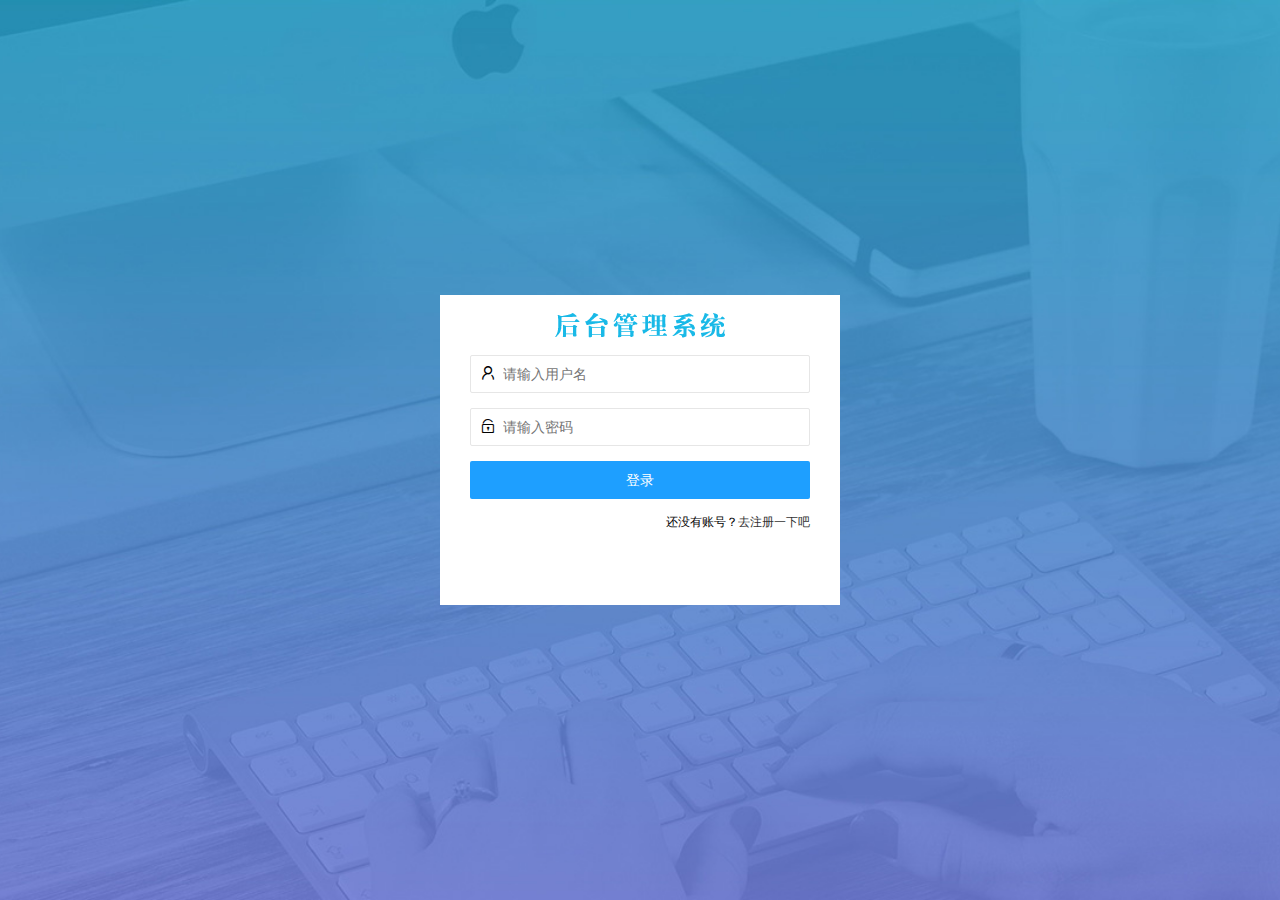
<file: login.html>
<!DOCTYPE html>
<html lang="en">

<head>
    <meta charset="UTF-8">
    <meta http-equiv="X-UA-Compatible" content="IE=edge">
    <meta name="viewport" content="width=device-width, initial-scale=1.0">
    <title>微博平台-登录/注册</title>
    <link rel="stylesheet" href="/assets/lib/layui/css/layui.css">
    <link rel="stylesheet" href="assets/css/login.css" />
</head>

<body>
    <!-- 头部logo的区域 -->
    <div class="layui-main">

    </div>
    <div class="loginAndRegBox">
        <div class="title-box">
        </div>
        <div class="login-box">
            <!-- 登录表单 -->
            <form class="layui-form" id="form_login">
                <!-- 用户名 -->
                <div class="layui-form-item">
                    <i class="layui-icon layui-icon-username"></i>
                    <input type="text" name="username" required lay-verify="required" placeholder="请输入用户名" autocomplete="off" class="layui-input" />
                </div>
                <!-- 密码 -->
                <div class="layui-form-item">
                    <i class="layui-icon layui-icon-password"></i>
                    <input type="password" name="password" required lay-verify="required|pwd" placeholder="请输入密码" autocomplete="off" class="layui-input" />
                </div>
                <!-- 登录按钮 -->
                <div class="layui-form-item">
                    <!-- 注意：表单提交按钮和普通按钮的区别，就是 lay-submit 属性 -->
                    <button class="layui-btn layui-btn-fluid layui-btn-normal" lay-submit>登录</button>
                </div>
                <div class="layui-form-item links">
                    还没有账号？<a href="javascript:;" id="link_reg">去注册一下吧</a>
                </div>
            </form>
            </form>
        </div>
        <!-- 注册的div -->
        <div class="reg-box">
            <!-- 注册的表单 -->
            <form class="layui-form" id="form_reg">
                <!-- 用户名 -->
                <div class="layui-form-item">
                    <i class="layui-icon layui-icon-username"></i>
                    <input type="text" name="username" required lay-verify="required" placeholder="请输入用户名" autocomplete="off" class="layui-input" />
                </div>
                <!-- 密码 -->
                <div class="layui-form-item">
                    <i class="layui-icon layui-icon-password"></i>
                    <input type="password" name="password" required lay-verify="required|pwd" placeholder="请输入密码" autocomplete="off" class="layui-input" />
                </div>
                <!-- 密码确认框 -->
                <div class="layui-form-item">
                    <i class="layui-icon layui-icon-password"></i>
                    <input type="password" name="repassword" required lay-verify="required|pwd|repwd" placeholder="再次确认密码" autocomplete="off" class="layui-input" />
                </div>
                <!-- 注册按钮 -->
                <div class="layui-form-item">
                    <!-- 注意：表单提交按钮和普通按钮的区别，就是 lay-submit 属性 -->
                    <button class="layui-btn layui-btn-fluid layui-btn-normal" lay-submit>注册</button>
                </div>
                <div class="layui-form-item links">
                    <a href="javascript:;" id="link_login">去登录</a>
                </div>
            </form>
        </div>
    </div>

    <!-- 引入script文件 -->
    <script src="/assets/lib/layui/layui.all.js"></script>
    <script src="/assets/lib/jquery.js"></script>
    <script src="/assets/js/baseAPI.js"></script>
    <script src="/assets/js/login.js"></script>
</body>

</html>
</file>
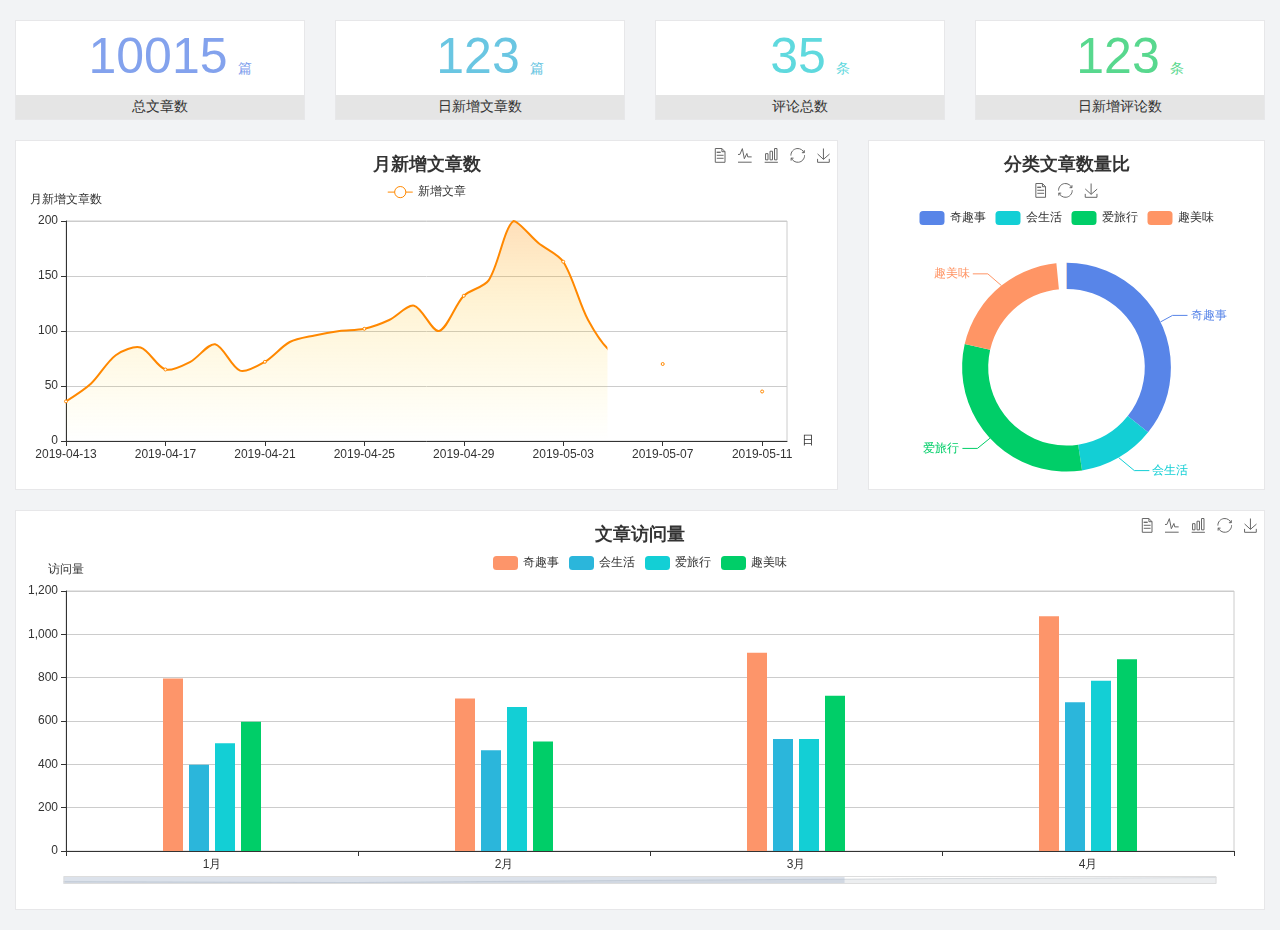
<file: home/dashboard.html>
<!DOCTYPE html>
<html lang="en">

<head>
  <meta charset="UTF-8">
  <meta name="viewport" content="width=device-width, initial-scale=1.0">
  <meta http-equiv="X-UA-Compatible" content="ie=edge">
  <title>图表统计</title>
  <link rel="stylesheet" href="../../assets/lib/bootstrap.css" />
  <link rel="stylesheet" href="../../assets/lib/main.css" />
  <script src="../../assets/lib/jquery.js"></script>
  <script type="text/javascript" src="../../assets/lib/echarts.min.js"></script>
</head>

<body>
  <div class="container-fluid">
    <div class="row spannel_list">
      <div class="col-sm-3 col-xs-6">
        <div class="spannel">
          <em>10015</em><span>篇</span>
          <b>总文章数</b>
        </div>
      </div>
      <div class="col-sm-3 col-xs-6">
        <div class="spannel scolor01">
          <em>123</em><span>篇</span>
          <b>日新增文章数</b>
        </div>
      </div>
      <div class="col-sm-3 col-xs-6">
        <div class="spannel scolor02">
          <em>35</em><span>条</span>
          <b>评论总数</b>
        </div>
      </div>
      <div class="col-sm-3 col-xs-6">
        <div class="spannel scolor03">
          <em>123</em><span>条</span>
          <b>日新增评论数</b>
        </div>
      </div>
    </div>
  </div>

  <div class="container-fluid">
    <div class="row curve-pie">
      <div class="col-lg-8 col-md-8">
        <div class="gragh_pannel" id="curve_show"></div>
      </div>
      <div class="col-lg-4 col-md-4">
        <div class="gragh_pannel" id="pie_show"></div>
      </div>
    </div>
  </div>

  <div class="container-fluid">
    <div class="column_pannel" id="column_show"></div>
  </div>

  <script>
    var oChart = echarts.init(document.getElementById('curve_show'));
    var aList_all = [
      { 'count': 36, 'date': '2019-04-13' },
      { 'count': 52, 'date': '2019-04-14' },
      { 'count': 78, 'date': '2019-04-15' },
      { 'count': 85, 'date': '2019-04-16' },
      { 'count': 65, 'date': '2019-04-17' },
      { 'count': 72, 'date': '2019-04-18' },
      { 'count': 88, 'date': '2019-04-19' },
      { 'count': 64, 'date': '2019-04-20' },
      { 'count': 72, 'date': '2019-04-21' },
      { 'count': 90, 'date': '2019-04-22' },
      { 'count': 96, 'date': '2019-04-23' },
      { 'count': 100, 'date': '2019-04-24' },
      { 'count': 102, 'date': '2019-04-25' },
      { 'count': 110, 'date': '2019-04-26' },
      { 'count': 123, 'date': '2019-04-27' },
      { 'count': 100, 'date': '2019-04-28' },
      { 'count': 132, 'date': '2019-04-29' },
      { 'count': 146, 'date': '2019-04-30' },
      { 'count': 200, 'date': '2019-05-01' },
      { 'count': 180, 'date': '2019-05-02' },
      { 'count': 163, 'date': '2019-05-03' },
      { 'count': 110, 'date': '2019-05-04' },
      { 'count': 80, 'date': '2019-05-05' },
      { 'count': 82, 'date': '2019-05-06' },
      { 'count': 70, 'date': '2019-05-07' },
      { 'count': 65, 'date': '2019-05-08' },
      { 'count': 54, 'date': '2019-05-09' },
      { 'count': 40, 'date': '2019-05-10' },
      { 'count': 45, 'date': '2019-05-11' },
      { 'count': 38, 'date': '2019-05-12' },
    ];

    let aCount = [];
    let aDate = [];

    for (var i = 0; i < aList_all.length; i++) {
      aCount.push(aList_all[i].count);
      aDate.push(aList_all[i].date);
    }

    var chartopt = {
      title: {
        text: '月新增文章数',
        left: 'center',
        top: '10'
      },
      tooltip: {
        trigger: 'axis'
      },
      legend: {
        data: ['新增文章'],
        top: '40'
      },
      toolbox: {
        show: true,
        feature: {
          mark: { show: true },
          dataView: { show: true, readOnly: false },
          magicType: { show: true, type: ['line', 'bar'] },
          restore: { show: true },
          saveAsImage: { show: true }
        }
      },
      calculable: true,
      xAxis: [
        {
          name: '日',
          type: 'category',
          boundaryGap: false,
          data: aDate
        }
      ],
      yAxis: [
        {
          name: '月新增文章数',
          type: 'value'
        }
      ],
      series: [
        {
          name: '新增文章',
          type: 'line',
          smooth: true,
          itemStyle: { normal: { areaStyle: { type: 'default' }, color: '#f80' }, lineStyle: { color: '#f80' } },
          data: aCount
        }],
      areaStyle: {
        normal: {
          color: new echarts.graphic.LinearGradient(0, 0, 0, 1, [{
            offset: 0,
            color: 'rgba(255,136,0,0.39)'
          }, {
            offset: .34,
            color: 'rgba(255,180,0,0.25)'
          }, {
            offset: 1,
            color: 'rgba(255,222,0,0.00)'
          }])

        }
      },
      grid: {
        show: true,
        x: 50,
        x2: 50,
        y: 80,
        height: 220
      }
    };

    oChart.setOption(chartopt);


    var oPie = echarts.init(document.getElementById('pie_show'));
    var oPieopt =
    {
      title: {
        top: 10,
        text: '分类文章数量比',
        x: 'center'
      },
      tooltip: {
        trigger: 'item',
        formatter: "{a} <br/>{b} : {c} ({d}%)"
      },
      color: ['#5885e8', '#13cfd5', '#00ce68', '#ff9565'],
      legend: {
        x: 'center',
        top: 65,
        data: ['奇趣事', '会生活', '爱旅行', '趣美味']
      },
      toolbox: {
        show: true,
        x: 'center',
        top: 35,
        feature: {
          mark: { show: true },
          dataView: { show: true, readOnly: false },
          magicType: {
            show: true,
            type: ['pie', 'funnel'],
            option: {
              funnel: {
                x: '25%',
                width: '50%',
                funnelAlign: 'left',
                max: 1548
              }
            }
          },
          restore: { show: true },
          saveAsImage: { show: true }
        }
      },
      calculable: true,
      series: [
        {
          name: '访问来源',
          type: 'pie',
          radius: ['45%', '60%'],
          center: ['50%', '65%'],
          data: [
            { value: 300, name: '奇趣事' },
            { value: 100, name: '会生活' },
            { value: 260, name: '爱旅行' },
            { value: 180, name: '趣美味' }
          ]
        }
      ]
    };
    oPie.setOption(oPieopt);



    var oColumn = this.echarts.init(document.getElementById('column_show'));
    var oColumnopt =
    {
      title: {
        text: '文章访问量',
        left: 'center',
        top: '10'
      },
      tooltip: {
        trigger: 'axis'
      },
      legend: {
        data: ['奇趣事', '会生活', '爱旅行', '趣美味'],
        top: '40'
      },
      toolbox: {
        show: true,
        feature: {
          mark: { show: true },
          dataView: { show: true, readOnly: false },
          magicType: { show: true, type: ['line', 'bar'] },
          restore: { show: true },
          saveAsImage: { show: true }
        }
      },
      calculable: true,
      xAxis: [
        {
          type: 'category',
          data: ['1月', '2月', '3月', '4月', '5月']
        }
      ],
      yAxis: [
        {
          name: '访问量',
          type: 'value'
        }
      ],
      series: [
        {
          name: '奇趣事',
          type: 'bar',
          barWidth: 20,
          itemStyle: {
            normal: { areaStyle: { type: 'default' }, color: '#fd956a' }
          },
          data: [800, 708, 920, 1090, 1200]
        },
        {
          name: '会生活',
          type: 'bar',
          barWidth: 20,
          itemStyle: {
            normal: { areaStyle: { type: 'default' }, color: '#2bb6db' }
          },
          data: [400, 468, 520, 690, 800]
        },
        {
          name: '爱旅行',
          type: 'bar',
          barWidth: 20,
          itemStyle: {
            normal: { areaStyle: { type: 'default' }, color: '#13cfd5' }
          },
          data: [500, 668, 520, 790, 900]
        },
        {
          name: '趣美味',
          type: 'bar',
          barWidth: 20,
          itemStyle: {
            normal: { areaStyle: { type: 'default' }, color: '#00ce68' }
          },
          data: [600, 508, 720, 890, 1000]
        }
      ],
      grid: {
        show: true,
        x: 50,
        x2: 30,
        y: 80,
        height: 260
      },
      dataZoom: [//给x轴设置滚动条
        {
          start: 0,//默认为0
          end: 100 - 1000 / 31,//默认为100
          type: 'slider',
          show: true,
          xAxisIndex: [0],
          handleSize: 0,//滑动条的 左右2个滑动条的大小
          height: 8,//组件高度
          left: 45, //左边的距离
          right: 50,//右边的距离
          bottom: 26,//右边的距离
          handleColor: '#ddd',//h滑动图标的颜色
          handleStyle: {
            borderColor: "#cacaca",
            borderWidth: "1",
            shadowBlur: 2,
            background: "#ddd",
            shadowColor: "#ddd",
          }
        }]
    };
    oColumn.setOption(oColumnopt);
  </script>
</body>

</html>
</file>
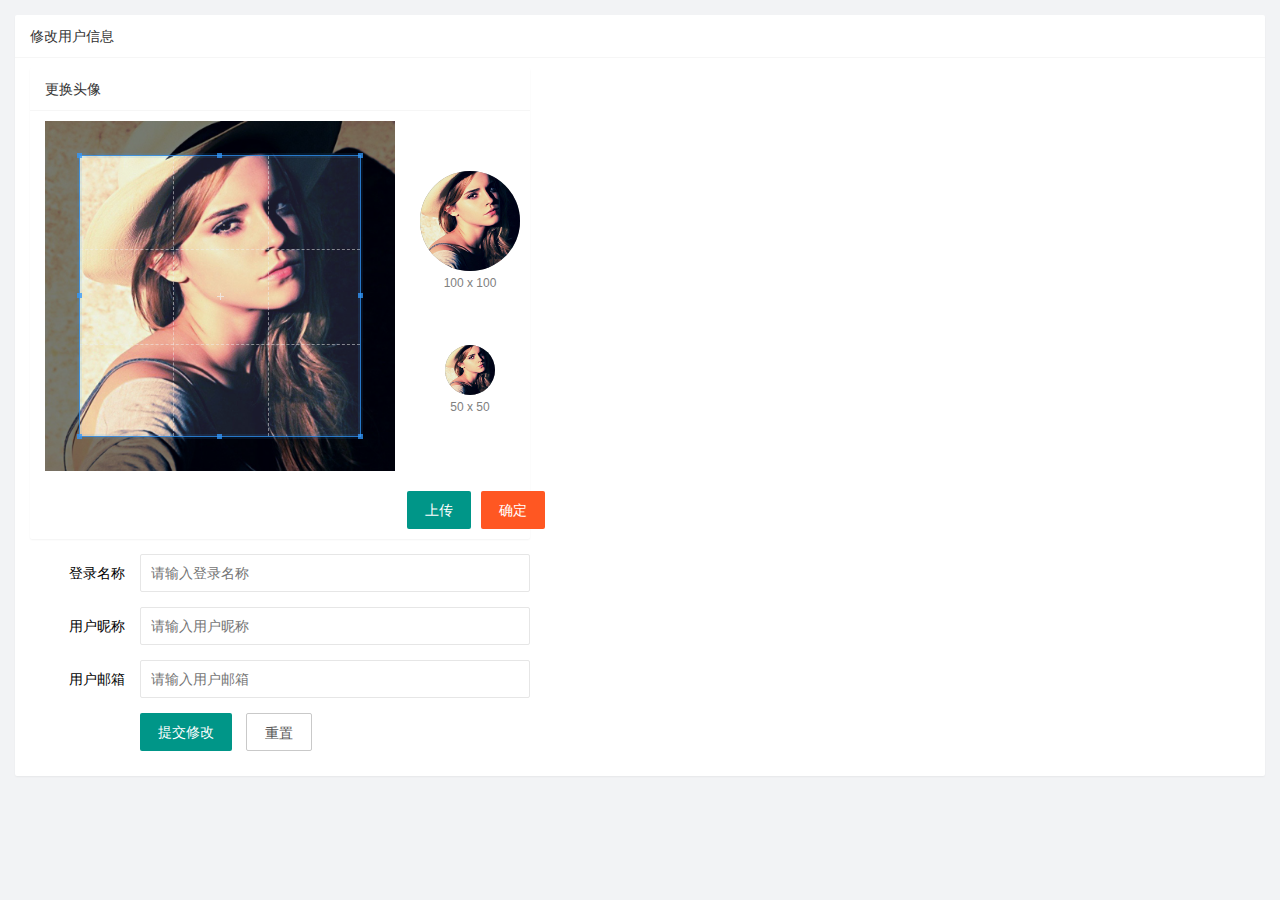
<file: user/user_info.html>
<!DOCTYPE html>
<html lang="en">

<head>
    <meta charset="UTF-8">
    <meta http-equiv="X-UA-Compatible" content="IE=edge">
    <meta name="viewport" content="width=device-width, initial-scale=1.0">
    <title>Document</title>
    <link rel="stylesheet" href="../assets/lib/layui/css/layui.css" />
    <link rel="stylesheet" href="../assets/lib/cropper/cropper.css" />
    <link rel="stylesheet" href="../assets/css/user/user_info.css" />
</head>

<body>
    <!-- 卡片区域 -->
    <div class="layui-card">
        <div class="layui-card-header">修改用户信息</div>
        <div class="layui-card-body">
            <!-- form 表单区域 -->
            <form class="layui-form" lay-filter="formUserInfo">
                <!-- 这是隐藏域 -->
                <input type="hidden" name="id" value="" />
                <div class="layui-form-item">
                    <div class="layui-card">
                        <div class="layui-card-header">更换头像</div>
                        <div class="layui-card-body">
                            <!-- 第一行的图片裁剪和预览区域 -->
                            <div class="row1">
                                <!-- 图片裁剪区域 -->
                                <div class="cropper-box">
                                    <!-- 这个 img 标签很重要，将来会把它初始化为裁剪区域 -->
                                    <img id="image" src="/assets/images/sample.jpg" />
                                </div>
                                <!-- 图片的预览区域 -->
                                <div class="preview-box">
                                    <div>
                                        <!-- 宽高为 100px 的预览区域 -->
                                        <div class="img-preview w100"></div>
                                        <p class="size">100 x 100</p>
                                    </div>
                                    <div>
                                        <!-- 宽高为 50px 的预览区域 -->
                                        <div class="img-preview w50"></div>
                                        <p class="size">50 x 50</p>
                                    </div>
                                </div>
                            </div>

                            <!-- 第二行的按钮区域 -->
                            <div class="row2">
                                <!-- 通过 accept 属性，可以指定，允许用户选择什么类型的文件 -->
                                <input type="file" id="file" accept="image/png,image/jpeg" />
                                <button type="button" class="layui-btn" id="btnChooseImage">上传</button>
                                <button type="button" class="layui-btn layui-btn-danger" id="btnUpload">确定</button>
                            </div>
                        </div>
                    </div>
                </div>
                <div class="layui-form-item">
                    <label class="layui-form-label">登录名称</label>
                    <div class="layui-input-block">
                        <input type="text" name="username" required lay-verify="required" placeholder="请输入登录名称" autocomplete="off" class="layui-input" readonly />
                    </div>
                </div>
                <div class="layui-form-item">
                    <label class="layui-form-label">用户昵称</label>
                    <div class="layui-input-block">
                        <input type="text" name="nickname" required lay-verify="required|nickname" placeholder="请输入用户昵称" autocomplete="off" class="layui-input" />
                    </div>
                </div>
                <div class="layui-form-item">
                    <label class="layui-form-label">用户邮箱</label>
                    <div class="layui-input-block">
                        <input type="text" name="email" required lay-verify="required|email" placeholder="请输入用户邮箱" autocomplete="off" class="layui-input" />
                    </div>
                </div>
                <div class="layui-form-item">
                    <div class="layui-input-block">
                        <button class="layui-btn" lay-submit lay-filter="formDemo">提交修改</button>
                        <button type="reset" class="layui-btn layui-btn-primary" id="btnReset">重置</button>
                    </div>
                </div>
            </form>
        </div>
    </div>

    <script src="../assets/lib/layui/layui.all.js"></script>
    <script src="../assets/lib/jquery.js"></script>
    <script src="../assets/lib/cropper/Cropper.js"></script>
    <script src="../assets/lib/cropper/jquery-cropper.js"></script>
    <script src="../assets/js/baseAPI.js"></script>
    <script src="../assets/js/user/user_info.js"></script>
</body>

</html>
</file>
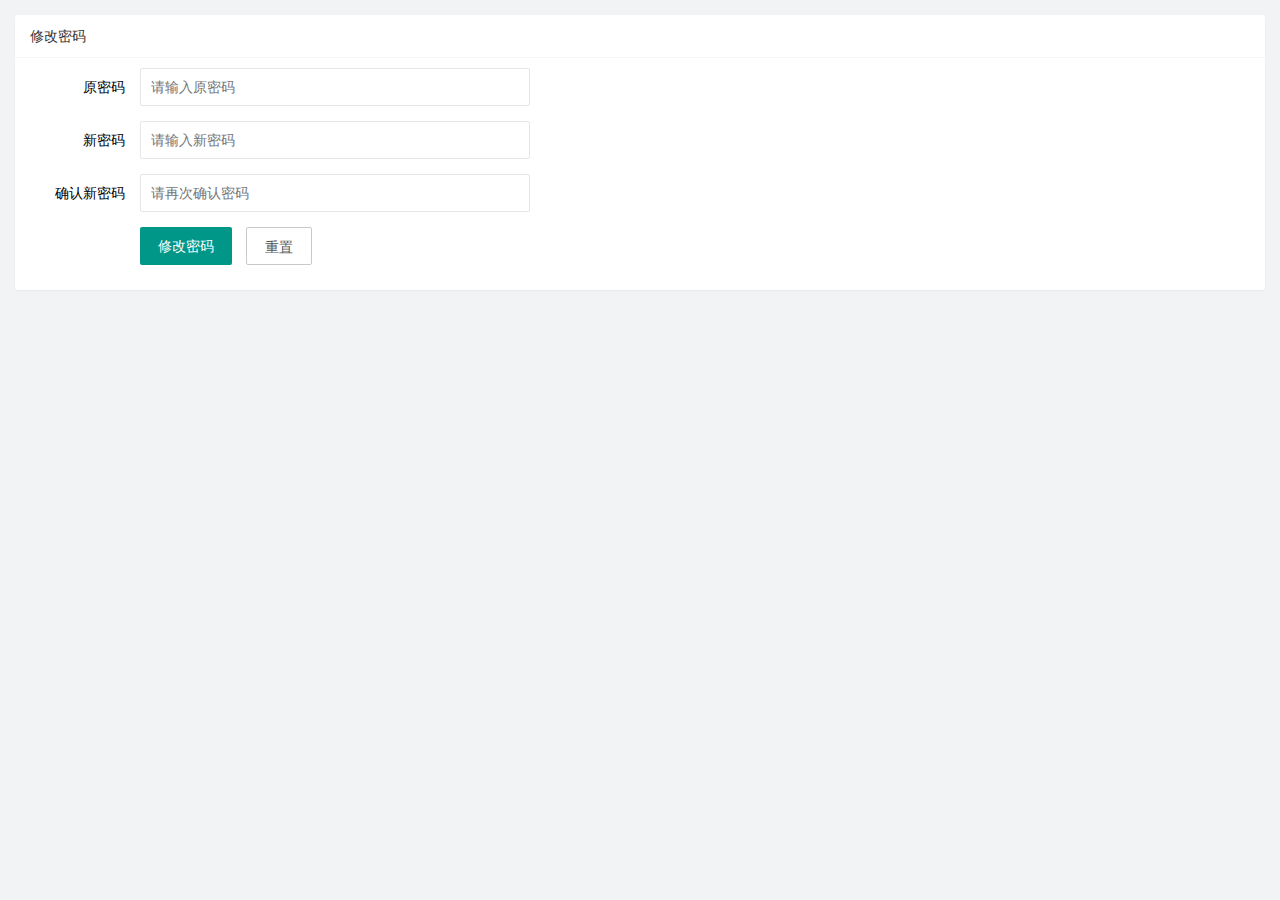
<file: user/user_pwd.html>
<!DOCTYPE html>
<html lang="en">

<head>
    <meta charset="UTF-8">
    <meta http-equiv="X-UA-Compatible" content="IE=edge">
    <meta name="viewport" content="width=device-width, initial-scale=1.0">
    <title>Document</title>
    <link rel="stylesheet" href="../assets/lib/layui/css/layui.css" />
    <link rel="stylesheet" href="../assets/css/user/user_pwd.css">
</head>

<body>
    <!-- 卡片区域 -->
    <div class="layui-card">
        <div class="layui-card-header">修改密码</div>
        <div class="layui-card-body">
            <form class="layui-form">
                <div class="layui-form-item">
                    <label class="layui-form-label">原密码</label>
                    <div class="layui-input-block">
                        <input type="password" name="oldPwd" required lay-verify="required|pwd" placeholder="请输入原密码" autocomplete="off" class="layui-input" />
                    </div>
                </div>
                <div class="layui-form-item">
                    <label class="layui-form-label">新密码</label>
                    <div class="layui-input-block">
                        <input type="password" name="newPwd" required lay-verify="required|pwd|samePwd" placeholder="请输入新密码" autocomplete="off" class="layui-input" />
                    </div>
                </div>
                <div class="layui-form-item">
                    <label class="layui-form-label">确认新密码</label>
                    <div class="layui-input-block">
                        <input type="password" name="rePwd" required lay-verify="required|pwd|rePwd" placeholder="请再次确认密码" autocomplete="off" class="layui-input" />
                    </div>
                </div>
                <div class="layui-form-item">
                    <div class="layui-input-block">
                        <button class="layui-btn" lay-submit lay-filter="formDemo">修改密码</button>
                        <button type="reset" class="layui-btn layui-btn-primary">重置</button>
                    </div>
                </div>
            </form>
        </div>
    </div>

    <script src="../assets/lib/layui/layui.all.js"></script>
    <script src="../assets/lib/jquery.js"></script>
    <script src="../assets/js/baseAPI.js"></script>
    <script src="../assets/js/user/user_pwd.js"></script>
</body>

</html>
</file>
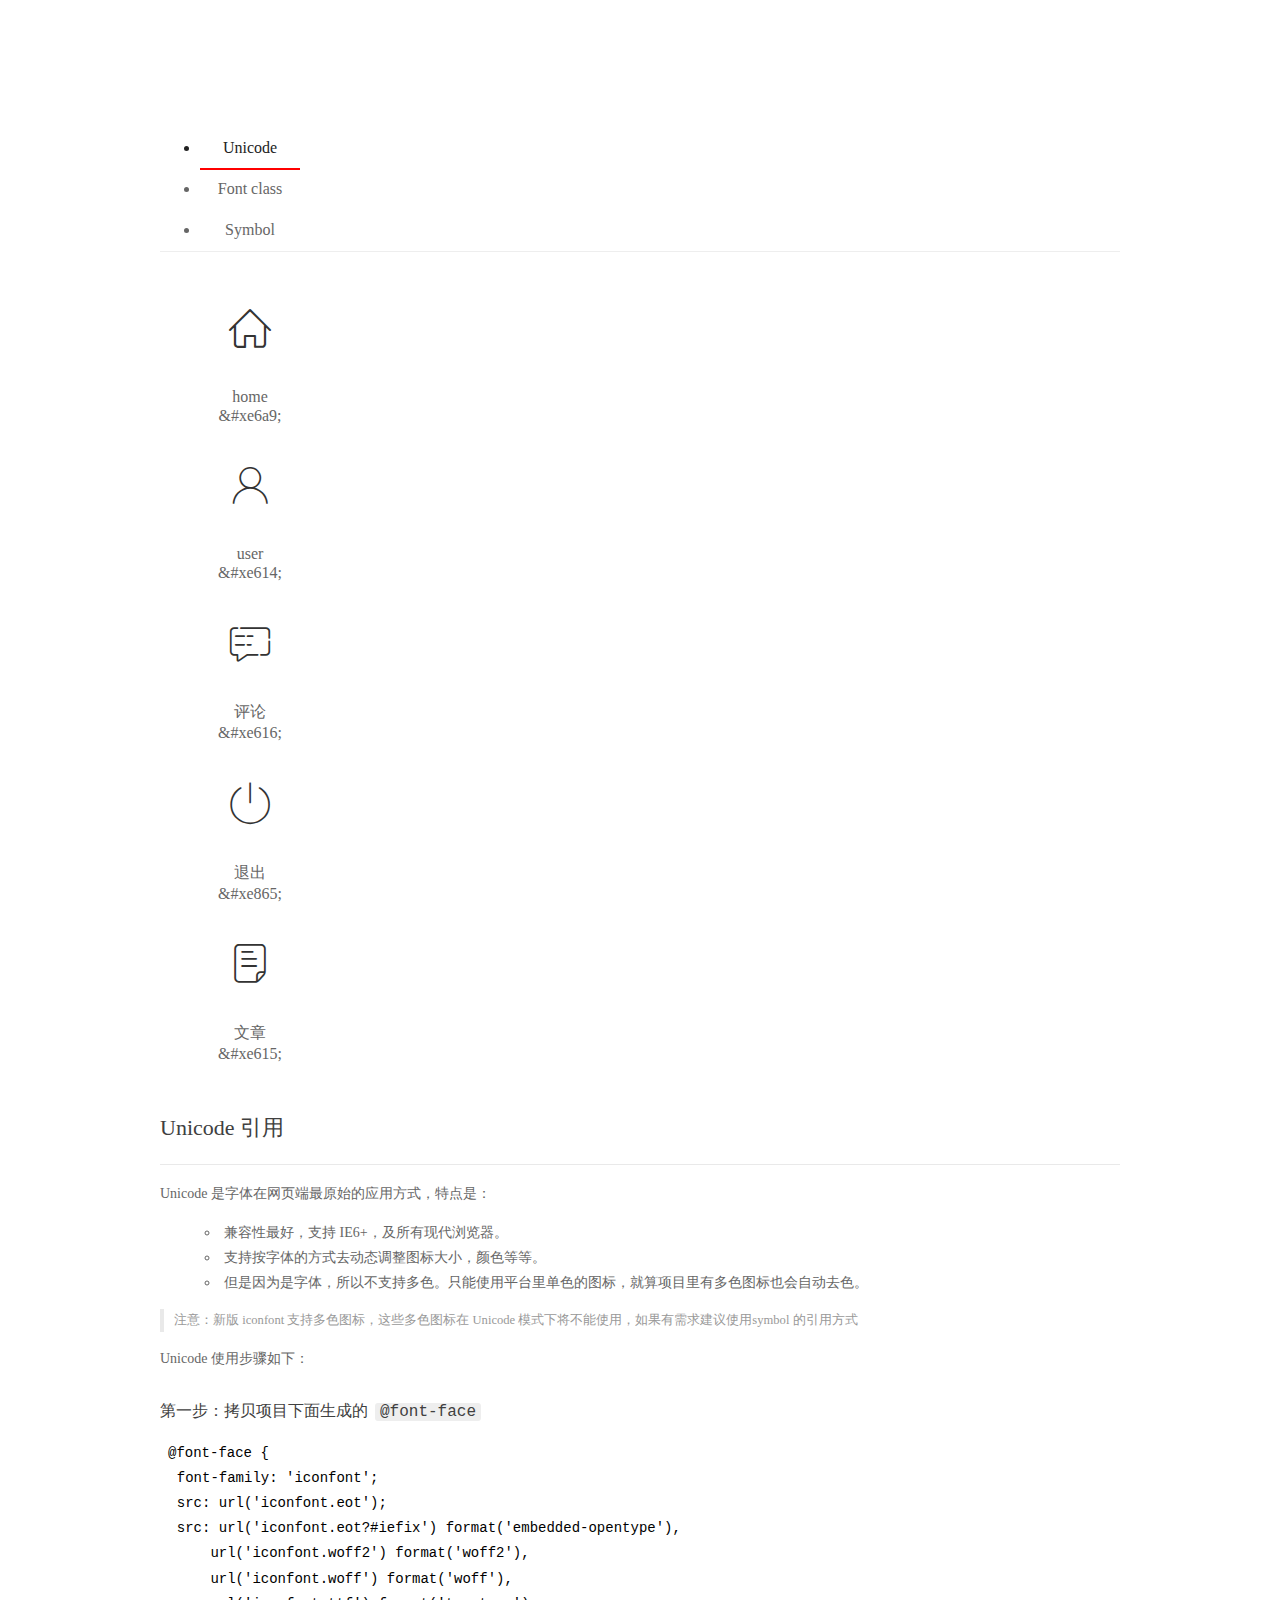
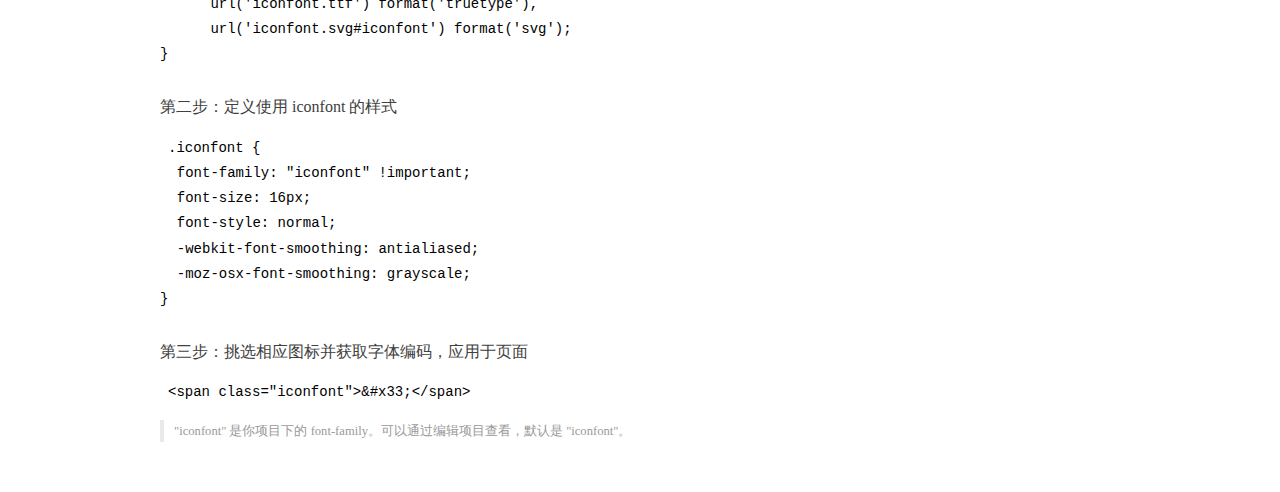
<file: assets/fonts/demo_index.html>
<!DOCTYPE html>
<html>
<head>
  <meta charset="utf-8"/>
  <title>IconFont Demo</title>
  <link rel="shortcut icon" href="https://gtms04.alicdn.com/tps/i4/TB1_oz6GVXXXXaFXpXXJDFnIXXX-64-64.ico" type="image/x-icon"/>
  <link rel="stylesheet" href="https://g.alicdn.com/thx/cube/1.3.2/cube.min.css">
  <link rel="stylesheet" href="demo.css">
  <link rel="stylesheet" href="iconfont.css">
  <script src="iconfont.js"></script>
  <!-- jQuery -->
  <script src="https://a1.alicdn.com/oss/uploads/2018/12/26/7bfddb60-08e8-11e9-9b04-53e73bb6408b.js"></script>
  <!-- 代码高亮 -->
  <script src="https://a1.alicdn.com/oss/uploads/2018/12/26/a3f714d0-08e6-11e9-8a15-ebf944d7534c.js"></script>
</head>
<body>
  <div class="main">
    <h1 class="logo"><a href="https://www.iconfont.cn/" title="iconfont 首页" target="_blank">&#xe86b;</a></h1>
    <div class="nav-tabs">
      <ul id="tabs" class="dib-box">
        <li class="dib active"><span>Unicode</span></li>
        <li class="dib"><span>Font class</span></li>
        <li class="dib"><span>Symbol</span></li>
      </ul>
      
    </div>
    <div class="tab-container">
      <div class="content unicode" style="display: block;">
          <ul class="icon_lists dib-box">
          
            <li class="dib">
              <span class="icon iconfont">&#xe6a9;</span>
                <div class="name">home</div>
                <div class="code-name">&amp;#xe6a9;</div>
              </li>
          
            <li class="dib">
              <span class="icon iconfont">&#xe614;</span>
                <div class="name">user</div>
                <div class="code-name">&amp;#xe614;</div>
              </li>
          
            <li class="dib">
              <span class="icon iconfont">&#xe616;</span>
                <div class="name">评论</div>
                <div class="code-name">&amp;#xe616;</div>
              </li>
          
            <li class="dib">
              <span class="icon iconfont">&#xe865;</span>
                <div class="name">退出</div>
                <div class="code-name">&amp;#xe865;</div>
              </li>
          
            <li class="dib">
              <span class="icon iconfont">&#xe615;</span>
                <div class="name">文章</div>
                <div class="code-name">&amp;#xe615;</div>
              </li>
          
          </ul>
          <div class="article markdown">
          <h2 id="unicode-">Unicode 引用</h2>
          <hr>

          <p>Unicode 是字体在网页端最原始的应用方式，特点是：</p>
          <ul>
            <li>兼容性最好，支持 IE6+，及所有现代浏览器。</li>
            <li>支持按字体的方式去动态调整图标大小，颜色等等。</li>
            <li>但是因为是字体，所以不支持多色。只能使用平台里单色的图标，就算项目里有多色图标也会自动去色。</li>
          </ul>
          <blockquote>
            <p>注意：新版 iconfont 支持多色图标，这些多色图标在 Unicode 模式下将不能使用，如果有需求建议使用symbol 的引用方式</p>
          </blockquote>
          <p>Unicode 使用步骤如下：</p>
          <h3 id="-font-face">第一步：拷贝项目下面生成的 <code>@font-face</code></h3>
<pre><code class="language-css"
>@font-face {
  font-family: 'iconfont';
  src: url('iconfont.eot');
  src: url('iconfont.eot?#iefix') format('embedded-opentype'),
      url('iconfont.woff2') format('woff2'),
      url('iconfont.woff') format('woff'),
      url('iconfont.ttf') format('truetype'),
      url('iconfont.svg#iconfont') format('svg');
}
</code></pre>
          <h3 id="-iconfont-">第二步：定义使用 iconfont 的样式</h3>
<pre><code class="language-css"
>.iconfont {
  font-family: "iconfont" !important;
  font-size: 16px;
  font-style: normal;
  -webkit-font-smoothing: antialiased;
  -moz-osx-font-smoothing: grayscale;
}
</code></pre>
          <h3 id="-">第三步：挑选相应图标并获取字体编码，应用于页面</h3>
<pre>
<code class="language-html"
>&lt;span class="iconfont"&gt;&amp;#x33;&lt;/span&gt;
</code></pre>
          <blockquote>
            <p>"iconfont" 是你项目下的 font-family。可以通过编辑项目查看，默认是 "iconfont"。</p>
          </blockquote>
          </div>
      </div>
      <div class="content font-class">
        <ul class="icon_lists dib-box">
          
          <li class="dib">
            <span class="icon iconfont icon-home"></span>
            <div class="name">
              home
            </div>
            <div class="code-name">.icon-home
            </div>
          </li>
          
          <li class="dib">
            <span class="icon iconfont icon-user"></span>
            <div class="name">
              user
            </div>
            <div class="code-name">.icon-user
            </div>
          </li>
          
          <li class="dib">
            <span class="icon iconfont icon-pinglun"></span>
            <div class="name">
              评论
            </div>
            <div class="code-name">.icon-pinglun
            </div>
          </li>
          
          <li class="dib">
            <span class="icon iconfont icon-tuichu"></span>
            <div class="name">
              退出
            </div>
            <div class="code-name">.icon-tuichu
            </div>
          </li>
          
          <li class="dib">
            <span class="icon iconfont icon-16"></span>
            <div class="name">
              文章
            </div>
            <div class="code-name">.icon-16
            </div>
          </li>
          
        </ul>
        <div class="article markdown">
        <h2 id="font-class-">font-class 引用</h2>
        <hr>

        <p>font-class 是 Unicode 使用方式的一种变种，主要是解决 Unicode 书写不直观，语意不明确的问题。</p>
        <p>与 Unicode 使用方式相比，具有如下特点：</p>
        <ul>
          <li>兼容性良好，支持 IE8+，及所有现代浏览器。</li>
          <li>相比于 Unicode 语意明确，书写更直观。可以很容易分辨这个 icon 是什么。</li>
          <li>因为使用 class 来定义图标，所以当要替换图标时，只需要修改 class 里面的 Unicode 引用。</li>
          <li>不过因为本质上还是使用的字体，所以多色图标还是不支持的。</li>
        </ul>
        <p>使用步骤如下：</p>
        <h3 id="-fontclass-">第一步：引入项目下面生成的 fontclass 代码：</h3>
<pre><code class="language-html">&lt;link rel="stylesheet" href="./iconfont.css"&gt;
</code></pre>
        <h3 id="-">第二步：挑选相应图标并获取类名，应用于页面：</h3>
<pre><code class="language-html">&lt;span class="iconfont icon-xxx"&gt;&lt;/span&gt;
</code></pre>
        <blockquote>
          <p>"
            iconfont" 是你项目下的 font-family。可以通过编辑项目查看，默认是 "iconfont"。</p>
        </blockquote>
      </div>
      </div>
      <div class="content symbol">
          <ul class="icon_lists dib-box">
          
            <li class="dib">
                <svg class="icon svg-icon" aria-hidden="true">
                  <use xlink:href="#icon-home"></use>
                </svg>
                <div class="name">home</div>
                <div class="code-name">#icon-home</div>
            </li>
          
            <li class="dib">
                <svg class="icon svg-icon" aria-hidden="true">
                  <use xlink:href="#icon-user"></use>
                </svg>
                <div class="name">user</div>
                <div class="code-name">#icon-user</div>
            </li>
          
            <li class="dib">
                <svg class="icon svg-icon" aria-hidden="true">
                  <use xlink:href="#icon-pinglun"></use>
                </svg>
                <div class="name">评论</div>
                <div class="code-name">#icon-pinglun</div>
            </li>
          
            <li class="dib">
                <svg class="icon svg-icon" aria-hidden="true">
                  <use xlink:href="#icon-tuichu"></use>
                </svg>
                <div class="name">退出</div>
                <div class="code-name">#icon-tuichu</div>
            </li>
          
            <li class="dib">
                <svg class="icon svg-icon" aria-hidden="true">
                  <use xlink:href="#icon-16"></use>
                </svg>
                <div class="name">文章</div>
                <div class="code-name">#icon-16</div>
            </li>
          
          </ul>
          <div class="article markdown">
          <h2 id="symbol-">Symbol 引用</h2>
          <hr>

          <p>这是一种全新的使用方式，应该说这才是未来的主流，也是平台目前推荐的用法。相关介绍可以参考这篇<a href="">文章</a>
            这种用法其实是做了一个 SVG 的集合，与另外两种相比具有如下特点：</p>
          <ul>
            <li>支持多色图标了，不再受单色限制。</li>
            <li>通过一些技巧，支持像字体那样，通过 <code>font-size</code>, <code>color</code> 来调整样式。</li>
            <li>兼容性较差，支持 IE9+，及现代浏览器。</li>
            <li>浏览器渲染 SVG 的性能一般，还不如 png。</li>
          </ul>
          <p>使用步骤如下：</p>
          <h3 id="-symbol-">第一步：引入项目下面生成的 symbol 代码：</h3>
<pre><code class="language-html">&lt;script src="./iconfont.js"&gt;&lt;/script&gt;
</code></pre>
          <h3 id="-css-">第二步：加入通用 CSS 代码（引入一次就行）：</h3>
<pre><code class="language-html">&lt;style&gt;
.icon {
  width: 1em;
  height: 1em;
  vertical-align: -0.15em;
  fill: currentColor;
  overflow: hidden;
}
&lt;/style&gt;
</code></pre>
          <h3 id="-">第三步：挑选相应图标并获取类名，应用于页面：</h3>
<pre><code class="language-html">&lt;svg class="icon" aria-hidden="true"&gt;
  &lt;use xlink:href="#icon-xxx"&gt;&lt;/use&gt;
&lt;/svg&gt;
</code></pre>
          </div>
      </div>

    </div>
  </div>
  <script>
  $(document).ready(function () {
      $('.tab-container .content:first').show()

      $('#tabs li').click(function (e) {
        var tabContent = $('.tab-container .content')
        var index = $(this).index()

        if ($(this).hasClass('active')) {
          return
        } else {
          $('#tabs li').removeClass('active')
          $(this).addClass('active')

          tabContent.hide().eq(index).fadeIn()
        }
      })
    })
  </script>
</body>
</html>
</file>
<file: assets/lib/layui/css/layui.css>
/** layui-v2.5.5 MIT License By https://www.layui.com */
 .layui-inline,img{display:inline-block;vertical-align:middle}h1,h2,h3,h4,h5,h6{font-weight:400}.layui-edge,.layui-header,.layui-inline,.layui-main{position:relative}.layui-body,.layui-edge,.layui-elip{overflow:hidden}.layui-btn,.layui-edge,.layui-inline,img{vertical-align:middle}.layui-btn,.layui-disabled,.layui-icon,.layui-unselect{-moz-user-select:none;-webkit-user-select:none;-ms-user-select:none}.layui-elip,.layui-form-checkbox span,.layui-form-pane .layui-form-label{text-overflow:ellipsis;white-space:nowrap}.layui-breadcrumb,.layui-tree-btnGroup{visibility:hidden}blockquote,body,button,dd,div,dl,dt,form,h1,h2,h3,h4,h5,h6,input,li,ol,p,pre,td,textarea,th,ul{margin:0;padding:0;-webkit-tap-highlight-color:rgba(0,0,0,0)}a:active,a:hover{outline:0}img{border:none}li{list-style:none}table{border-collapse:collapse;border-spacing:0}h4,h5,h6{font-size:100%}button,input,optgroup,option,select,textarea{font-family:inherit;font-size:inherit;font-style:inherit;font-weight:inherit;outline:0}pre{white-space:pre-wrap;white-space:-moz-pre-wrap;white-space:-pre-wrap;white-space:-o-pre-wrap;word-wrap:break-word}body{line-height:24px;font:14px Helvetica Neue,Helvetica,PingFang SC,Tahoma,Arial,sans-serif}hr{height:1px;margin:10px 0;border:0;clear:both}a{color:#333;text-decoration:none}a:hover{color:#777}a cite{font-style:normal;*cursor:pointer}.layui-border-box,.layui-border-box *{box-sizing:border-box}.layui-box,.layui-box *{box-sizing:content-box}.layui-clear{clear:both;*zoom:1}.layui-clear:after{content:'\20';clear:both;*zoom:1;display:block;height:0}.layui-inline{*display:inline;*zoom:1}.layui-edge{display:inline-block;width:0;height:0;border-width:6px;border-style:dashed;border-color:transparent}.layui-edge-top{top:-4px;border-bottom-color:#999;border-bottom-style:solid}.layui-edge-right{border-left-color:#999;border-left-style:solid}.layui-edge-bottom{top:2px;border-top-color:#999;border-top-style:solid}.layui-edge-left{border-right-color:#999;border-right-style:solid}.layui-disabled,.layui-disabled:hover{color:#d2d2d2!important;cursor:not-allowed!important}.layui-circle{border-radius:100%}.layui-show{display:block!important}.layui-hide{display:none!important}@font-face{font-family:layui-icon;src:url(../font/iconfont.eot?v=250);src:url(../font/iconfont.eot?v=250#iefix) format('embedded-opentype'),url(../font/iconfont.woff2?v=250) format('woff2'),url(../font/iconfont.woff?v=250) format('woff'),url(../font/iconfont.ttf?v=250) format('truetype'),url(../font/iconfont.svg?v=250#layui-icon) format('svg')}.layui-icon{font-family:layui-icon!important;font-size:16px;font-style:normal;-webkit-font-smoothing:antialiased;-moz-osx-font-smoothing:grayscale}.layui-icon-reply-fill:before{content:"\e611"}.layui-icon-set-fill:before{content:"\e614"}.layui-icon-menu-fill:before{content:"\e60f"}.layui-icon-search:before{content:"\e615"}.layui-icon-share:before{content:"\e641"}.layui-icon-set-sm:before{content:"\e620"}.layui-icon-engine:before{content:"\e628"}.layui-icon-close:before{content:"\1006"}.layui-icon-close-fill:before{content:"\1007"}.layui-icon-chart-screen:before{content:"\e629"}.layui-icon-star:before{content:"\e600"}.layui-icon-circle-dot:before{content:"\e617"}.layui-icon-chat:before{content:"\e606"}.layui-icon-release:before{content:"\e609"}.layui-icon-list:before{content:"\e60a"}.layui-icon-chart:before{content:"\e62c"}.layui-icon-ok-circle:before{content:"\1005"}.layui-icon-layim-theme:before{content:"\e61b"}.layui-icon-table:before{content:"\e62d"}.layui-icon-right:before{content:"\e602"}.layui-icon-left:before{content:"\e603"}.layui-icon-cart-simple:before{content:"\e698"}.layui-icon-face-cry:before{content:"\e69c"}.layui-icon-face-smile:before{content:"\e6af"}.layui-icon-survey:before{content:"\e6b2"}.layui-icon-tree:before{content:"\e62e"}.layui-icon-upload-circle:before{content:"\e62f"}.layui-icon-add-circle:before{content:"\e61f"}.layui-icon-download-circle:before{content:"\e601"}.layui-icon-templeate-1:before{content:"\e630"}.layui-icon-util:before{content:"\e631"}.layui-icon-face-surprised:before{content:"\e664"}.layui-icon-edit:before{content:"\e642"}.layui-icon-speaker:before{content:"\e645"}.layui-icon-down:before{content:"\e61a"}.layui-icon-file:before{content:"\e621"}.layui-icon-layouts:before{content:"\e632"}.layui-icon-rate-half:before{content:"\e6c9"}.layui-icon-add-circle-fine:before{content:"\e608"}.layui-icon-prev-circle:before{content:"\e633"}.layui-icon-read:before{content:"\e705"}.layui-icon-404:before{content:"\e61c"}.layui-icon-carousel:before{content:"\e634"}.layui-icon-help:before{content:"\e607"}.layui-icon-code-circle:before{content:"\e635"}.layui-icon-water:before{content:"\e636"}.layui-icon-username:before{content:"\e66f"}.layui-icon-find-fill:before{content:"\e670"}.layui-icon-about:before{content:"\e60b"}.layui-icon-location:before{content:"\e715"}.layui-icon-up:before{content:"\e619"}.layui-icon-pause:before{content:"\e651"}.layui-icon-date:before{content:"\e637"}.layui-icon-layim-uploadfile:before{content:"\e61d"}.layui-icon-delete:before{content:"\e640"}.layui-icon-play:before{content:"\e652"}.layui-icon-top:before{content:"\e604"}.layui-icon-friends:before{content:"\e612"}.layui-icon-refresh-3:before{content:"\e9aa"}.layui-icon-ok:before{content:"\e605"}.layui-icon-layer:before{content:"\e638"}.layui-icon-face-smile-fine:before{content:"\e60c"}.layui-icon-dollar:before{content:"\e659"}.layui-icon-group:before{content:"\e613"}.layui-icon-layim-download:before{content:"\e61e"}.layui-icon-picture-fine:before{content:"\e60d"}.layui-icon-link:before{content:"\e64c"}.layui-icon-diamond:before{content:"\e735"}.layui-icon-log:before{content:"\e60e"}.layui-icon-rate-solid:before{content:"\e67a"}.layui-icon-fonts-del:before{content:"\e64f"}.layui-icon-unlink:before{content:"\e64d"}.layui-icon-fonts-clear:before{content:"\e639"}.layui-icon-triangle-r:before{content:"\e623"}.layui-icon-circle:before{content:"\e63f"}.layui-icon-radio:before{content:"\e643"}.layui-icon-align-center:before{content:"\e647"}.layui-icon-align-right:before{content:"\e648"}.layui-icon-align-left:before{content:"\e649"}.layui-icon-loading-1:before{content:"\e63e"}.layui-icon-return:before{content:"\e65c"}.layui-icon-fonts-strong:before{content:"\e62b"}.layui-icon-upload:before{content:"\e67c"}.layui-icon-dialogue:before{content:"\e63a"}.layui-icon-video:before{content:"\e6ed"}.layui-icon-headset:before{content:"\e6fc"}.layui-icon-cellphone-fine:before{content:"\e63b"}.layui-icon-add-1:before{content:"\e654"}.layui-icon-face-smile-b:before{content:"\e650"}.layui-icon-fonts-html:before{content:"\e64b"}.layui-icon-form:before{content:"\e63c"}.layui-icon-cart:before{content:"\e657"}.layui-icon-camera-fill:before{content:"\e65d"}.layui-icon-tabs:before{content:"\e62a"}.layui-icon-fonts-code:before{content:"\e64e"}.layui-icon-fire:before{content:"\e756"}.layui-icon-set:before{content:"\e716"}.layui-icon-fonts-u:before{content:"\e646"}.layui-icon-triangle-d:before{content:"\e625"}.layui-icon-tips:before{content:"\e702"}.layui-icon-picture:before{content:"\e64a"}.layui-icon-more-vertical:before{content:"\e671"}.layui-icon-flag:before{content:"\e66c"}.layui-icon-loading:before{content:"\e63d"}.layui-icon-fonts-i:before{content:"\e644"}.layui-icon-refresh-1:before{content:"\e666"}.layui-icon-rmb:before{content:"\e65e"}.layui-icon-home:before{content:"\e68e"}.layui-icon-user:before{content:"\e770"}.layui-icon-notice:before{content:"\e667"}.layui-icon-login-weibo:before{content:"\e675"}.layui-icon-voice:before{content:"\e688"}.layui-icon-upload-drag:before{content:"\e681"}.layui-icon-login-qq:before{content:"\e676"}.layui-icon-snowflake:before{content:"\e6b1"}.layui-icon-file-b:before{content:"\e655"}.layui-icon-template:before{content:"\e663"}.layui-icon-auz:before{content:"\e672"}.layui-icon-console:before{content:"\e665"}.layui-icon-app:before{content:"\e653"}.layui-icon-prev:before{content:"\e65a"}.layui-icon-website:before{content:"\e7ae"}.layui-icon-next:before{content:"\e65b"}.layui-icon-component:before{content:"\e857"}.layui-icon-more:before{content:"\e65f"}.layui-icon-login-wechat:before{content:"\e677"}.layui-icon-shrink-right:before{content:"\e668"}.layui-icon-spread-left:before{content:"\e66b"}.layui-icon-camera:before{content:"\e660"}.layui-icon-note:before{content:"\e66e"}.layui-icon-refresh:before{content:"\e669"}.layui-icon-female:before{content:"\e661"}.layui-icon-male:before{content:"\e662"}.layui-icon-password:before{content:"\e673"}.layui-icon-senior:before{content:"\e674"}.layui-icon-theme:before{content:"\e66a"}.layui-icon-tread:before{content:"\e6c5"}.layui-icon-praise:before{content:"\e6c6"}.layui-icon-star-fill:before{content:"\e658"}.layui-icon-rate:before{content:"\e67b"}.layui-icon-template-1:before{content:"\e656"}.layui-icon-vercode:before{content:"\e679"}.layui-icon-cellphone:before{content:"\e678"}.layui-icon-screen-full:before{content:"\e622"}.layui-icon-screen-restore:before{content:"\e758"}.layui-icon-cols:before{content:"\e610"}.layui-icon-export:before{content:"\e67d"}.layui-icon-print:before{content:"\e66d"}.layui-icon-slider:before{content:"\e714"}.layui-icon-addition:before{content:"\e624"}.layui-icon-subtraction:before{content:"\e67e"}.layui-icon-service:before{content:"\e626"}.layui-icon-transfer:before{content:"\e691"}.layui-main{width:1140px;margin:0 auto}.layui-header{z-index:1000;height:60px}.layui-header a:hover{transition:all .5s;-webkit-transition:all .5s}.layui-side{position:fixed;left:0;top:0;bottom:0;z-index:999;width:200px;overflow-x:hidden}.layui-side-scroll{position:relative;width:220px;height:100%;overflow-x:hidden}.layui-body{position:absolute;left:200px;right:0;top:0;bottom:0;z-index:998;width:auto;overflow-y:auto;box-sizing:border-box}.layui-layout-body{overflow:hidden}.layui-layout-admin .layui-header{background-color:#23262E}.layui-layout-admin .layui-side{top:60px;width:200px;overflow-x:hidden}.layui-layout-admin .layui-body{position:fixed;top:60px;bottom:44px}.layui-layout-admin .layui-main{width:auto;margin:0 15px}.layui-layout-admin .layui-footer{position:fixed;left:200px;right:0;bottom:0;height:44px;line-height:44px;padding:0 15px;background-color:#eee}.layui-layout-admin .layui-logo{position:absolute;left:0;top:0;width:200px;height:100%;line-height:60px;text-align:center;color:#009688;font-size:16px}.layui-layout-admin .layui-header .layui-nav{background:0 0}.layui-layout-left{position:absolute!important;left:200px;top:0}.layui-layout-right{position:absolute!important;right:0;top:0}.layui-container{position:relative;margin:0 auto;padding:0 15px;box-sizing:border-box}.layui-fluid{position:relative;margin:0 auto;padding:0 15px}.layui-row:after,.layui-row:before{content:'';display:block;clear:both}.layui-col-lg1,.layui-col-lg10,.layui-col-lg11,.layui-col-lg12,.layui-col-lg2,.layui-col-lg3,.layui-col-lg4,.layui-col-lg5,.layui-col-lg6,.layui-col-lg7,.layui-col-lg8,.layui-col-lg9,.layui-col-md1,.layui-col-md10,.layui-col-md11,.layui-col-md12,.layui-col-md2,.layui-col-md3,.layui-col-md4,.layui-col-md5,.layui-col-md6,.layui-col-md7,.layui-col-md8,.layui-col-md9,.layui-col-sm1,.layui-col-sm10,.layui-col-sm11,.layui-col-sm12,.layui-col-sm2,.layui-col-sm3,.layui-col-sm4,.layui-col-sm5,.layui-col-sm6,.layui-col-sm7,.layui-col-sm8,.layui-col-sm9,.layui-col-xs1,.layui-col-xs10,.layui-col-xs11,.layui-col-xs12,.layui-col-xs2,.layui-col-xs3,.layui-col-xs4,.layui-col-xs5,.layui-col-xs6,.layui-col-xs7,.layui-col-xs8,.layui-col-xs9{position:relative;display:block;box-sizing:border-box}.layui-col-xs1,.layui-col-xs10,.layui-col-xs11,.layui-col-xs12,.layui-col-xs2,.layui-col-xs3,.layui-col-xs4,.layui-col-xs5,.layui-col-xs6,.layui-col-xs7,.layui-col-xs8,.layui-col-xs9{float:left}.layui-col-xs1{width:8.33333333%}.layui-col-xs2{width:16.66666667%}.layui-col-xs3{width:25%}.layui-col-xs4{width:33.33333333%}.layui-col-xs5{width:41.66666667%}.layui-col-xs6{width:50%}.layui-col-xs7{width:58.33333333%}.layui-col-xs8{width:66.66666667%}.layui-col-xs9{width:75%}.layui-col-xs10{width:83.33333333%}.layui-col-xs11{width:91.66666667%}.layui-col-xs12{width:100%}.layui-col-xs-offset1{margin-left:8.33333333%}.layui-col-xs-offset2{margin-left:16.66666667%}.layui-col-xs-offset3{margin-left:25%}.layui-col-xs-offset4{margin-left:33.33333333%}.layui-col-xs-offset5{margin-left:41.66666667%}.layui-col-xs-offset6{margin-left:50%}.layui-col-xs-offset7{margin-left:58.33333333%}.layui-col-xs-offset8{margin-left:66.66666667%}.layui-col-xs-offset9{margin-left:75%}.layui-col-xs-offset10{margin-left:83.33333333%}.layui-col-xs-offset11{margin-left:91.66666667%}.layui-col-xs-offset12{margin-left:100%}@media screen and (max-width:768px){.layui-hide-xs{display:none!important}.layui-show-xs-block{display:block!important}.layui-show-xs-inline{display:inline!important}.layui-show-xs-inline-block{display:inline-block!important}}@media screen and (min-width:768px){.layui-container{width:750px}.layui-hide-sm{display:none!important}.layui-show-sm-block{display:block!important}.layui-show-sm-inline{display:inline!important}.layui-show-sm-inline-block{display:inline-block!important}.layui-col-sm1,.layui-col-sm10,.layui-col-sm11,.layui-col-sm12,.layui-col-sm2,.layui-col-sm3,.layui-col-sm4,.layui-col-sm5,.layui-col-sm6,.layui-col-sm7,.layui-col-sm8,.layui-col-sm9{float:left}.layui-col-sm1{width:8.33333333%}.layui-col-sm2{width:16.66666667%}.layui-col-sm3{width:25%}.layui-col-sm4{width:33.33333333%}.layui-col-sm5{width:41.66666667%}.layui-col-sm6{width:50%}.layui-col-sm7{width:58.33333333%}.layui-col-sm8{width:66.66666667%}.layui-col-sm9{width:75%}.layui-col-sm10{width:83.33333333%}.layui-col-sm11{width:91.66666667%}.layui-col-sm12{width:100%}.layui-col-sm-offset1{margin-left:8.33333333%}.layui-col-sm-offset2{margin-left:16.66666667%}.layui-col-sm-offset3{margin-left:25%}.layui-col-sm-offset4{margin-left:33.33333333%}.layui-col-sm-offset5{margin-left:41.66666667%}.layui-col-sm-offset6{margin-left:50%}.layui-col-sm-offset7{margin-left:58.33333333%}.layui-col-sm-offset8{margin-left:66.66666667%}.layui-col-sm-offset9{margin-left:75%}.layui-col-sm-offset10{margin-left:83.33333333%}.layui-col-sm-offset11{margin-left:91.66666667%}.layui-col-sm-offset12{margin-left:100%}}@media screen and (min-width:992px){.layui-container{width:970px}.layui-hide-md{display:none!important}.layui-show-md-block{display:block!important}.layui-show-md-inline{display:inline!important}.layui-show-md-inline-block{display:inline-block!important}.layui-col-md1,.layui-col-md10,.layui-col-md11,.layui-col-md12,.layui-col-md2,.layui-col-md3,.layui-col-md4,.layui-col-md5,.layui-col-md6,.layui-col-md7,.layui-col-md8,.layui-col-md9{float:left}.layui-col-md1{width:8.33333333%}.layui-col-md2{width:16.66666667%}.layui-col-md3{width:25%}.layui-col-md4{width:33.33333333%}.layui-col-md5{width:41.66666667%}.layui-col-md6{width:50%}.layui-col-md7{width:58.33333333%}.layui-col-md8{width:66.66666667%}.layui-col-md9{width:75%}.layui-col-md10{width:83.33333333%}.layui-col-md11{width:91.66666667%}.layui-col-md12{width:100%}.layui-col-md-offset1{margin-left:8.33333333%}.layui-col-md-offset2{margin-left:16.66666667%}.layui-col-md-offset3{margin-left:25%}.layui-col-md-offset4{margin-left:33.33333333%}.layui-col-md-offset5{margin-left:41.66666667%}.layui-col-md-offset6{margin-left:50%}.layui-col-md-offset7{margin-left:58.33333333%}.layui-col-md-offset8{margin-left:66.66666667%}.layui-col-md-offset9{margin-left:75%}.layui-col-md-offset10{margin-left:83.33333333%}.layui-col-md-offset11{margin-left:91.66666667%}.layui-col-md-offset12{margin-left:100%}}@media screen and (min-width:1200px){.layui-container{width:1170px}.layui-hide-lg{display:none!important}.layui-show-lg-block{display:block!important}.layui-show-lg-inline{display:inline!important}.layui-show-lg-inline-block{display:inline-block!important}.layui-col-lg1,.layui-col-lg10,.layui-col-lg11,.layui-col-lg12,.layui-col-lg2,.layui-col-lg3,.layui-col-lg4,.layui-col-lg5,.layui-col-lg6,.layui-col-lg7,.layui-col-lg8,.layui-col-lg9{float:left}.layui-col-lg1{width:8.33333333%}.layui-col-lg2{width:16.66666667%}.layui-col-lg3{width:25%}.layui-col-lg4{width:33.33333333%}.layui-col-lg5{width:41.66666667%}.layui-col-lg6{width:50%}.layui-col-lg7{width:58.33333333%}.layui-col-lg8{width:66.66666667%}.layui-col-lg9{width:75%}.layui-col-lg10{width:83.33333333%}.layui-col-lg11{width:91.66666667%}.layui-col-lg12{width:100%}.layui-col-lg-offset1{margin-left:8.33333333%}.layui-col-lg-offset2{margin-left:16.66666667%}.layui-col-lg-offset3{margin-left:25%}.layui-col-lg-offset4{margin-left:33.33333333%}.layui-col-lg-offset5{margin-left:41.66666667%}.layui-col-lg-offset6{margin-left:50%}.layui-col-lg-offset7{margin-left:58.33333333%}.layui-col-lg-offset8{margin-left:66.66666667%}.layui-col-lg-offset9{margin-left:75%}.layui-col-lg-offset10{margin-left:83.33333333%}.layui-col-lg-offset11{margin-left:91.66666667%}.layui-col-lg-offset12{margin-left:100%}}.layui-col-space1{margin:-.5px}.layui-col-space1>*{padding:.5px}.layui-col-space3{margin:-1.5px}.layui-col-space3>*{padding:1.5px}.layui-col-space5{margin:-2.5px}.layui-col-space5>*{padding:2.5px}.layui-col-space8{margin:-3.5px}.layui-col-space8>*{padding:3.5px}.layui-col-space10{margin:-5px}.layui-col-space10>*{padding:5px}.layui-col-space12{margin:-6px}.layui-col-space12>*{padding:6px}.layui-col-space15{margin:-7.5px}.layui-col-space15>*{padding:7.5px}.layui-col-space18{margin:-9px}.layui-col-space18>*{padding:9px}.layui-col-space20{margin:-10px}.layui-col-space20>*{padding:10px}.layui-col-space22{margin:-11px}.layui-col-space22>*{padding:11px}.layui-col-space25{margin:-12.5px}.layui-col-space25>*{padding:12.5px}.layui-col-space30{margin:-15px}.layui-col-space30>*{padding:15px}.layui-btn,.layui-input,.layui-select,.layui-textarea,.layui-upload-button{outline:0;-webkit-appearance:none;transition:all .3s;-webkit-transition:all .3s;box-sizing:border-box}.layui-elem-quote{margin-bottom:10px;padding:15px;line-height:22px;border-left:5px solid #009688;border-radius:0 2px 2px 0;background-color:#f2f2f2}.layui-quote-nm{border-style:solid;border-width:1px 1px 1px 5px;background:0 0}.layui-elem-field{margin-bottom:10px;padding:0;border-width:1px;border-style:solid}.layui-elem-field legend{margin-left:20px;padding:0 10px;font-size:20px;font-weight:300}.layui-field-title{margin:10px 0 20px;border-width:1px 0 0}.layui-field-box{padding:10px 15px}.layui-field-title .layui-field-box{padding:10px 0}.layui-progress{position:relative;height:6px;border-radius:20px;background-color:#e2e2e2}.layui-progress-bar{position:absolute;left:0;top:0;width:0;max-width:100%;height:6px;border-radius:20px;text-align:right;background-color:#5FB878;transition:all .3s;-webkit-transition:all .3s}.layui-progress-big,.layui-progress-big .layui-progress-bar{height:18px;line-height:18px}.layui-progress-text{position:relative;top:-20px;line-height:18px;font-size:12px;color:#666}.layui-progress-big .layui-progress-text{position:static;padding:0 10px;color:#fff}.layui-collapse{border-width:1px;border-style:solid;border-radius:2px}.layui-colla-content,.layui-colla-item{border-top-width:1px;border-top-style:solid}.layui-colla-item:first-child{border-top:none}.layui-colla-title{position:relative;height:42px;line-height:42px;padding:0 15px 0 35px;color:#333;background-color:#f2f2f2;cursor:pointer;font-size:14px;overflow:hidden}.layui-colla-content{display:none;padding:10px 15px;line-height:22px;color:#666}.layui-colla-icon{position:absolute;left:15px;top:0;font-size:14px}.layui-card{margin-bottom:15px;border-radius:2px;background-color:#fff;box-shadow:0 1px 2px 0 rgba(0,0,0,.05)}.layui-card:last-child{margin-bottom:0}.layui-card-header{position:relative;height:42px;line-height:42px;padding:0 15px;border-bottom:1px solid #f6f6f6;color:#333;border-radius:2px 2px 0 0;font-size:14px}.layui-bg-black,.layui-bg-blue,.layui-bg-cyan,.layui-bg-green,.layui-bg-orange,.layui-bg-red{color:#fff!important}.layui-card-body{position:relative;padding:10px 15px;line-height:24px}.layui-card-body[pad15]{padding:15px}.layui-card-body[pad20]{padding:20px}.layui-card-body .layui-table{margin:5px 0}.layui-card .layui-tab{margin:0}.layui-panel-window{position:relative;padding:15px;border-radius:0;border-top:5px solid #E6E6E6;background-color:#fff}.layui-auxiliar-moving{position:fixed;left:0;right:0;top:0;bottom:0;width:100%;height:100%;background:0 0;z-index:9999999999}.layui-form-label,.layui-form-mid,.layui-form-select,.layui-input-block,.layui-input-inline,.layui-textarea{position:relative}.layui-bg-red{background-color:#FF5722!important}.layui-bg-orange{background-color:#FFB800!important}.layui-bg-green{background-color:#009688!important}.layui-bg-cyan{background-color:#2F4056!important}.layui-bg-blue{background-color:#1E9FFF!important}.layui-bg-black{background-color:#393D49!important}.layui-bg-gray{background-color:#eee!important;color:#666!important}.layui-badge-rim,.layui-colla-content,.layui-colla-item,.layui-collapse,.layui-elem-field,.layui-form-pane .layui-form-item[pane],.layui-form-pane .layui-form-label,.layui-input,.layui-layedit,.layui-layedit-tool,.layui-quote-nm,.layui-select,.layui-tab-bar,.layui-tab-card,.layui-tab-title,.layui-tab-title .layui-this:after,.layui-textarea{border-color:#e6e6e6}.layui-timeline-item:before,hr{background-color:#e6e6e6}.layui-text{line-height:22px;font-size:14px;color:#666}.layui-text h1,.layui-text h2,.layui-text h3{font-weight:500;color:#333}.layui-text h1{font-size:30px}.layui-text h2{font-size:24px}.layui-text h3{font-size:18px}.layui-text a:not(.layui-btn){color:#01AAED}.layui-text a:not(.layui-btn):hover{text-decoration:underline}.layui-text ul{padding:5px 0 5px 15px}.layui-text ul li{margin-top:5px;list-style-type:disc}.layui-text em,.layui-word-aux{color:#999!important;padding:0 5px!important}.layui-btn{display:inline-block;height:38px;line-height:38px;padding:0 18px;background-color:#009688;color:#fff;white-space:nowrap;text-align:center;font-size:14px;border:none;border-radius:2px;cursor:pointer}.layui-btn:hover{opacity:.8;filter:alpha(opacity=80);color:#fff}.layui-btn:active{opacity:1;filter:alpha(opacity=100)}.layui-btn+.layui-btn{margin-left:10px}.layui-btn-container{font-size:0}.layui-btn-container .layui-btn{margin-right:10px;margin-bottom:10px}.layui-btn-container .layui-btn+.layui-btn{margin-left:0}.layui-table .layui-btn-container .layui-btn{margin-bottom:9px}.layui-btn-radius{border-radius:100px}.layui-btn .layui-icon{margin-right:3px;font-size:18px;vertical-align:bottom;vertical-align:middle\9}.layui-btn-primary{border:1px solid #C9C9C9;background-color:#fff;color:#555}.layui-btn-primary:hover{border-color:#009688;color:#333}.layui-btn-normal{background-color:#1E9FFF}.layui-btn-warm{background-color:#FFB800}.layui-btn-danger{background-color:#FF5722}.layui-btn-checked{background-color:#5FB878}.layui-btn-disabled,.layui-btn-disabled:active,.layui-btn-disabled:hover{border:1px solid #e6e6e6;background-color:#FBFBFB;color:#C9C9C9;cursor:not-allowed;opacity:1}.layui-btn-lg{height:44px;line-height:44px;padding:0 25px;font-size:16px}.layui-btn-sm{height:30px;line-height:30px;padding:0 10px;font-size:12px}.layui-btn-sm i{font-size:16px!important}.layui-btn-xs{height:22px;line-height:22px;padding:0 5px;font-size:12px}.layui-btn-xs i{font-size:14px!important}.layui-btn-group{display:inline-block;vertical-align:middle;font-size:0}.layui-btn-group .layui-btn{margin-left:0!important;margin-right:0!important;border-left:1px solid rgba(255,255,255,.5);border-radius:0}.layui-btn-group .layui-btn-primary{border-left:none}.layui-btn-group .layui-btn-primary:hover{border-color:#C9C9C9;color:#009688}.layui-btn-group .layui-btn:first-child{border-left:none;border-radius:2px 0 0 2px}.layui-btn-group .layui-btn-primary:first-child{border-left:1px solid #c9c9c9}.layui-btn-group .layui-btn:last-child{border-radius:0 2px 2px 0}.layui-btn-group .layui-btn+.layui-btn{margin-left:0}.layui-btn-group+.layui-btn-group{margin-left:10px}.layui-btn-fluid{width:100%}.layui-input,.layui-select,.layui-textarea{height:38px;line-height:1.3;line-height:38px\9;border-width:1px;border-style:solid;background-color:#fff;border-radius:2px}.layui-input::-webkit-input-placeholder,.layui-select::-webkit-input-placeholder,.layui-textarea::-webkit-input-placeholder{line-height:1.3}.layui-input,.layui-textarea{display:block;width:100%;padding-left:10px}.layui-input:hover,.layui-textarea:hover{border-color:#D2D2D2!important}.layui-input:focus,.layui-textarea:focus{border-color:#C9C9C9!important}.layui-textarea{min-height:100px;height:auto;line-height:20px;padding:6px 10px;resize:vertical}.layui-select{padding:0 10px}.layui-form input[type=checkbox],.layui-form input[type=radio],.layui-form select{display:none}.layui-form [lay-ignore]{display:initial}.layui-form-item{margin-bottom:15px;clear:both;*zoom:1}.layui-form-item:after{content:'\20';clear:both;*zoom:1;display:block;height:0}.layui-form-label{float:left;display:block;padding:9px 15px;width:80px;font-weight:400;line-height:20px;text-align:right}.layui-form-label-col{display:block;float:none;padding:9px 0;line-height:20px;text-align:left}.layui-form-item .layui-inline{margin-bottom:5px;margin-right:10px}.layui-input-block{margin-left:110px;min-height:36px}.layui-input-inline{display:inline-block;vertical-align:middle}.layui-form-item .layui-input-inline{float:left;width:190px;margin-right:10px}.layui-form-text .layui-input-inline{width:auto}.layui-form-mid{float:left;display:block;padding:9px 0!important;line-height:20px;margin-right:10px}.layui-form-danger+.layui-form-select .layui-input,.layui-form-danger:focus{border-color:#FF5722!important}.layui-form-select .layui-input{padding-right:30px;cursor:pointer}.layui-form-select .layui-edge{position:absolute;right:10px;top:50%;margin-top:-3px;cursor:pointer;border-width:6px;border-top-color:#c2c2c2;border-top-style:solid;transition:all .3s;-webkit-transition:all .3s}.layui-form-select dl{display:none;position:absolute;left:0;top:42px;padding:5px 0;z-index:899;min-width:100%;border:1px solid #d2d2d2;max-height:300px;overflow-y:auto;background-color:#fff;border-radius:2px;box-shadow:0 2px 4px rgba(0,0,0,.12);box-sizing:border-box}.layui-form-select dl dd,.layui-form-select dl dt{padding:0 10px;line-height:36px;white-space:nowrap;overflow:hidden;text-overflow:ellipsis}.layui-form-select dl dt{font-size:12px;color:#999}.layui-form-select dl dd{cursor:pointer}.layui-form-select dl dd:hover{background-color:#f2f2f2;-webkit-transition:.5s all;transition:.5s all}.layui-form-select .layui-select-group dd{padding-left:20px}.layui-form-select dl dd.layui-select-tips{padding-left:10px!important;color:#999}.layui-form-select dl dd.layui-this{background-color:#5FB878;color:#fff}.layui-form-checkbox,.layui-form-select dl dd.layui-disabled{background-color:#fff}.layui-form-selected dl{display:block}.layui-form-checkbox,.layui-form-checkbox *,.layui-form-switch{display:inline-block;vertical-align:middle}.layui-form-selected .layui-edge{margin-top:-9px;-webkit-transform:rotate(180deg);transform:rotate(180deg);margin-top:-3px\9}:root .layui-form-selected .layui-edge{margin-top:-9px\0/IE9}.layui-form-selectup dl{top:auto;bottom:42px}.layui-select-none{margin:5px 0;text-align:center;color:#999}.layui-select-disabled .layui-disabled{border-color:#eee!important}.layui-select-disabled .layui-edge{border-top-color:#d2d2d2}.layui-form-checkbox{position:relative;height:30px;line-height:30px;margin-right:10px;padding-right:30px;cursor:pointer;font-size:0;-webkit-transition:.1s linear;transition:.1s linear;box-sizing:border-box}.layui-form-checkbox span{padding:0 10px;height:100%;font-size:14px;border-radius:2px 0 0 2px;background-color:#d2d2d2;color:#fff;overflow:hidden}.layui-form-checkbox:hover span{background-color:#c2c2c2}.layui-form-checkbox i{position:absolute;right:0;top:0;width:30px;height:28px;border:1px solid #d2d2d2;border-left:none;border-radius:0 2px 2px 0;color:#fff;font-size:20px;text-align:center}.layui-form-checkbox:hover i{border-color:#c2c2c2;color:#c2c2c2}.layui-form-checked,.layui-form-checked:hover{border-color:#5FB878}.layui-form-checked span,.layui-form-checked:hover span{background-color:#5FB878}.layui-form-checked i,.layui-form-checked:hover i{color:#5FB878}.layui-form-item .layui-form-checkbox{margin-top:4px}.layui-form-checkbox[lay-skin=primary]{height:auto!important;line-height:normal!important;min-width:18px;min-height:18px;border:none!important;margin-right:0;padding-left:28px;padding-right:0;background:0 0}.layui-form-checkbox[lay-skin=primary] span{padding-left:0;padding-right:15px;line-height:18px;background:0 0;color:#666}.layui-form-checkbox[lay-skin=primary] i{right:auto;left:0;width:16px;height:16px;line-height:16px;border:1px solid #d2d2d2;font-size:12px;border-radius:2px;background-color:#fff;-webkit-transition:.1s linear;transition:.1s linear}.layui-form-checkbox[lay-skin=primary]:hover i{border-color:#5FB878;color:#fff}.layui-form-checked[lay-skin=primary] i{border-color:#5FB878!important;background-color:#5FB878;color:#fff}.layui-checkbox-disbaled[lay-skin=primary] span{background:0 0!important;color:#c2c2c2}.layui-checkbox-disbaled[lay-skin=primary]:hover i{border-color:#d2d2d2}.layui-form-item .layui-form-checkbox[lay-skin=primary]{margin-top:10px}.layui-form-switch{position:relative;height:22px;line-height:22px;min-width:35px;padding:0 5px;margin-top:8px;border:1px solid #d2d2d2;border-radius:20px;cursor:pointer;background-color:#fff;-webkit-transition:.1s linear;transition:.1s linear}.layui-form-switch i{position:absolute;left:5px;top:3px;width:16px;height:16px;border-radius:20px;background-color:#d2d2d2;-webkit-transition:.1s linear;transition:.1s linear}.layui-form-switch em{position:relative;top:0;width:25px;margin-left:21px;padding:0!important;text-align:center!important;color:#999!important;font-style:normal!important;font-size:12px}.layui-form-onswitch{border-color:#5FB878;background-color:#5FB878}.layui-checkbox-disbaled,.layui-checkbox-disbaled i{border-color:#e2e2e2!important}.layui-form-onswitch i{left:100%;margin-left:-21px;background-color:#fff}.layui-form-onswitch em{margin-left:5px;margin-right:21px;color:#fff!important}.layui-checkbox-disbaled span{background-color:#e2e2e2!important}.layui-checkbox-disbaled:hover i{color:#fff!important}[lay-radio]{display:none}.layui-form-radio,.layui-form-radio *{display:inline-block;vertical-align:middle}.layui-form-radio{line-height:28px;margin:6px 10px 0 0;padding-right:10px;cursor:pointer;font-size:0}.layui-form-radio *{font-size:14px}.layui-form-radio>i{margin-right:8px;font-size:22px;color:#c2c2c2}.layui-form-radio>i:hover,.layui-form-radioed>i{color:#5FB878}.layui-radio-disbaled>i{color:#e2e2e2!important}.layui-form-pane .layui-form-label{width:110px;padding:8px 15px;height:38px;line-height:20px;border-width:1px;border-style:solid;border-radius:2px 0 0 2px;text-align:center;background-color:#FBFBFB;overflow:hidden;box-sizing:border-box}.layui-form-pane .layui-input-inline{margin-left:-1px}.layui-form-pane .layui-input-block{margin-left:110px;left:-1px}.layui-form-pane .layui-input{border-radius:0 2px 2px 0}.layui-form-pane .layui-form-text .layui-form-label{float:none;width:100%;border-radius:2px;box-sizing:border-box;text-align:left}.layui-form-pane .layui-form-text .layui-input-inline{display:block;margin:0;top:-1px;clear:both}.layui-form-pane .layui-form-text .layui-input-block{margin:0;left:0;top:-1px}.layui-form-pane .layui-form-text .layui-textarea{min-height:100px;border-radius:0 0 2px 2px}.layui-form-pane .layui-form-checkbox{margin:4px 0 4px 10px}.layui-form-pane .layui-form-radio,.layui-form-pane .layui-form-switch{margin-top:6px;margin-left:10px}.layui-form-pane .layui-form-item[pane]{position:relative;border-width:1px;border-style:solid}.layui-form-pane .layui-form-item[pane] .layui-form-label{position:absolute;left:0;top:0;height:100%;border-width:0 1px 0 0}.layui-form-pane .layui-form-item[pane] .layui-input-inline{margin-left:110px}@media screen and (max-width:450px){.layui-form-item .layui-form-label{text-overflow:ellipsis;overflow:hidden;white-space:nowrap}.layui-form-item .layui-inline{display:block;margin-right:0;margin-bottom:20px;clear:both}.layui-form-item .layui-inline:after{content:'\20';clear:both;display:block;height:0}.layui-form-item .layui-input-inline{display:block;float:none;left:-3px;width:auto;margin:0 0 10px 112px}.layui-form-item .layui-input-inline+.layui-form-mid{margin-left:110px;top:-5px;padding:0}.layui-form-item .layui-form-checkbox{margin-right:5px;margin-bottom:5px}}.layui-layedit{border-width:1px;border-style:solid;border-radius:2px}.layui-layedit-tool{padding:3px 5px;border-bottom-width:1px;border-bottom-style:solid;font-size:0}.layedit-tool-fixed{position:fixed;top:0;border-top:1px solid #e2e2e2}.layui-layedit-tool .layedit-tool-mid,.layui-layedit-tool .layui-icon{display:inline-block;vertical-align:middle;text-align:center;font-size:14px}.layui-layedit-tool .layui-icon{position:relative;width:32px;height:30px;line-height:30px;margin:3px 5px;color:#777;cursor:pointer;border-radius:2px}.layui-layedit-tool .layui-icon:hover{color:#393D49}.layui-layedit-tool .layui-icon:active{color:#000}.layui-layedit-tool .layedit-tool-active{background-color:#e2e2e2;color:#000}.layui-layedit-tool .layui-disabled,.layui-layedit-tool .layui-disabled:hover{color:#d2d2d2;cursor:not-allowed}.layui-layedit-tool .layedit-tool-mid{width:1px;height:18px;margin:0 10px;background-color:#d2d2d2}.layedit-tool-html{width:50px!important;font-size:30px!important}.layedit-tool-b,.layedit-tool-code,.layedit-tool-help{font-size:16px!important}.layedit-tool-d,.layedit-tool-face,.layedit-tool-image,.layedit-tool-unlink{font-size:18px!important}.layedit-tool-image input{position:absolute;font-size:0;left:0;top:0;width:100%;height:100%;opacity:.01;filter:Alpha(opacity=1);cursor:pointer}.layui-layedit-iframe iframe{display:block;width:100%}#LAY_layedit_code{overflow:hidden}.layui-laypage{display:inline-block;*display:inline;*zoom:1;vertical-align:middle;margin:10px 0;font-size:0}.layui-laypage>a:first-child,.layui-laypage>a:first-child em{border-radius:2px 0 0 2px}.layui-laypage>a:last-child,.layui-laypage>a:last-child em{border-radius:0 2px 2px 0}.layui-laypage>:first-child{margin-left:0!important}.layui-laypage>:last-child{margin-right:0!important}.layui-laypage a,.layui-laypage button,.layui-laypage input,.layui-laypage select,.layui-laypage span{border:1px solid #e2e2e2}.layui-laypage a,.layui-laypage span{display:inline-block;*display:inline;*zoom:1;vertical-align:middle;padding:0 15px;height:28px;line-height:28px;margin:0 -1px 5px 0;background-color:#fff;color:#333;font-size:12px}.layui-flow-more a *,.layui-laypage input,.layui-table-view select[lay-ignore]{display:inline-block}.layui-laypage a:hover{color:#009688}.layui-laypage em{font-style:normal}.layui-laypage .layui-laypage-spr{color:#999;font-weight:700}.layui-laypage a{text-decoration:none}.layui-laypage .layui-laypage-curr{position:relative}.layui-laypage .layui-laypage-curr em{position:relative;color:#fff}.layui-laypage .layui-laypage-curr .layui-laypage-em{position:absolute;left:-1px;top:-1px;padding:1px;width:100%;height:100%;background-color:#009688}.layui-laypage-em{border-radius:2px}.layui-laypage-next em,.layui-laypage-prev em{font-family:Sim sun;font-size:16px}.layui-laypage .layui-laypage-count,.layui-laypage .layui-laypage-limits,.layui-laypage .layui-laypage-refresh,.layui-laypage .layui-laypage-skip{margin-left:10px;margin-right:10px;padding:0;border:none}.layui-laypage .layui-laypage-limits,.layui-laypage .layui-laypage-refresh{vertical-align:top}.layui-laypage .layui-laypage-refresh i{font-size:18px;cursor:pointer}.layui-laypage select{height:22px;padding:3px;border-radius:2px;cursor:pointer}.layui-laypage .layui-laypage-skip{height:30px;line-height:30px;color:#999}.layui-laypage button,.layui-laypage input{height:30px;line-height:30px;border-radius:2px;vertical-align:top;background-color:#fff;box-sizing:border-box}.layui-laypage input{width:40px;margin:0 10px;padding:0 3px;text-align:center}.layui-laypage input:focus,.layui-laypage select:focus{border-color:#009688!important}.layui-laypage button{margin-left:10px;padding:0 10px;cursor:pointer}.layui-table,.layui-table-view{margin:10px 0}.layui-flow-more{margin:10px 0;text-align:center;color:#999;font-size:14px}.layui-flow-more a{height:32px;line-height:32px}.layui-flow-more a *{vertical-align:top}.layui-flow-more a cite{padding:0 20px;border-radius:3px;background-color:#eee;color:#333;font-style:normal}.layui-flow-more a cite:hover{opacity:.8}.layui-flow-more a i{font-size:30px;color:#737383}.layui-table{width:100%;background-color:#fff;color:#666}.layui-table tr{transition:all .3s;-webkit-transition:all .3s}.layui-table th{text-align:left;font-weight:400}.layui-table tbody tr:hover,.layui-table thead tr,.layui-table-click,.layui-table-header,.layui-table-hover,.layui-table-mend,.layui-table-patch,.layui-table-tool,.layui-table-total,.layui-table-total tr,.layui-table[lay-even] tr:nth-child(even){background-color:#f2f2f2}.layui-table td,.layui-table th,.layui-table-col-set,.layui-table-fixed-r,.layui-table-grid-down,.layui-table-header,.layui-table-page,.layui-table-tips-main,.layui-table-tool,.layui-table-total,.layui-table-view,.layui-table[lay-skin=line],.layui-table[lay-skin=row]{border-width:1px;border-style:solid;border-color:#e6e6e6}.layui-table td,.layui-table th{position:relative;padding:9px 15px;min-height:20px;line-height:20px;font-size:14px}.layui-table[lay-skin=line] td,.layui-table[lay-skin=line] th{border-width:0 0 1px}.layui-table[lay-skin=row] td,.layui-table[lay-skin=row] th{border-width:0 1px 0 0}.layui-table[lay-skin=nob] td,.layui-table[lay-skin=nob] th{border:none}.layui-table img{max-width:100px}.layui-table[lay-size=lg] td,.layui-table[lay-size=lg] th{padding:15px 30px}.layui-table-view .layui-table[lay-size=lg] .layui-table-cell{height:40px;line-height:40px}.layui-table[lay-size=sm] td,.layui-table[lay-size=sm] th{font-size:12px;padding:5px 10px}.layui-table-view .layui-table[lay-size=sm] .layui-table-cell{height:20px;line-height:20px}.layui-table[lay-data]{display:none}.layui-table-box{position:relative;overflow:hidden}.layui-table-view .layui-table{position:relative;width:auto;margin:0}.layui-table-view .layui-table[lay-skin=line]{border-width:0 1px 0 0}.layui-table-view .layui-table[lay-skin=row]{border-width:0 0 1px}.layui-table-view .layui-table td,.layui-table-view .layui-table th{padding:5px 0;border-top:none;border-left:none}.layui-table-view .layui-table th.layui-unselect .layui-table-cell span{cursor:pointer}.layui-table-view .layui-table td{cursor:default}.layui-table-view .layui-table td[data-edit=text]{cursor:text}.layui-table-view .layui-form-checkbox[lay-skin=primary] i{width:18px;height:18px}.layui-table-view .layui-form-radio{line-height:0;padding:0}.layui-table-view .layui-form-radio>i{margin:0;font-size:20px}.layui-table-init{position:absolute;left:0;top:0;width:100%;height:100%;text-align:center;z-index:110}.layui-table-init .layui-icon{position:absolute;left:50%;top:50%;margin:-15px 0 0 -15px;font-size:30px;color:#c2c2c2}.layui-table-header{border-width:0 0 1px;overflow:hidden}.layui-table-header .layui-table{margin-bottom:-1px}.layui-table-tool .layui-inline[lay-event]{position:relative;width:26px;height:26px;padding:5px;line-height:16px;margin-right:10px;text-align:center;color:#333;border:1px solid #ccc;cursor:pointer;-webkit-transition:.5s all;transition:.5s all}.layui-table-tool .layui-inline[lay-event]:hover{border:1px solid #999}.layui-table-tool-temp{padding-right:120px}.layui-table-tool-self{position:absolute;right:17px;top:10px}.layui-table-tool .layui-table-tool-self .layui-inline[lay-event]{margin:0 0 0 10px}.layui-table-tool-panel{position:absolute;top:29px;left:-1px;padding:5px 0;min-width:150px;min-height:40px;border:1px solid #d2d2d2;text-align:left;overflow-y:auto;background-color:#fff;box-shadow:0 2px 4px rgba(0,0,0,.12)}.layui-table-cell,.layui-table-tool-panel li{overflow:hidden;text-overflow:ellipsis;white-space:nowrap}.layui-table-tool-panel li{padding:0 10px;line-height:30px;-webkit-transition:.5s all;transition:.5s all}.layui-table-tool-panel li .layui-form-checkbox[lay-skin=primary]{width:100%;padding-left:28px}.layui-table-tool-panel li:hover{background-color:#f2f2f2}.layui-table-tool-panel li .layui-form-checkbox[lay-skin=primary] i{position:absolute;left:0;top:0}.layui-table-tool-panel li .layui-form-checkbox[lay-skin=primary] span{padding:0}.layui-table-tool .layui-table-tool-self .layui-table-tool-panel{left:auto;right:-1px}.layui-table-col-set{position:absolute;right:0;top:0;width:20px;height:100%;border-width:0 0 0 1px;background-color:#fff}.layui-table-sort{width:10px;height:20px;margin-left:5px;cursor:pointer!important}.layui-table-sort .layui-edge{position:absolute;left:5px;border-width:5px}.layui-table-sort .layui-table-sort-asc{top:3px;border-top:none;border-bottom-style:solid;border-bottom-color:#b2b2b2}.layui-table-sort .layui-table-sort-asc:hover{border-bottom-color:#666}.layui-table-sort .layui-table-sort-desc{bottom:5px;border-bottom:none;border-top-style:solid;border-top-color:#b2b2b2}.layui-table-sort .layui-table-sort-desc:hover{border-top-color:#666}.layui-table-sort[lay-sort=asc] .layui-table-sort-asc{border-bottom-color:#000}.layui-table-sort[lay-sort=desc] .layui-table-sort-desc{border-top-color:#000}.layui-table-cell{height:28px;line-height:28px;padding:0 15px;position:relative;box-sizing:border-box}.layui-table-cell .layui-form-checkbox[lay-skin=primary]{top:-1px;padding:0}.layui-table-cell .layui-table-link{color:#01AAED}.laytable-cell-checkbox,.laytable-cell-numbers,.laytable-cell-radio,.laytable-cell-space{padding:0;text-align:center}.layui-table-body{position:relative;overflow:auto;margin-right:-1px;margin-bottom:-1px}.layui-table-body .layui-none{line-height:26px;padding:15px;text-align:center;color:#999}.layui-table-fixed{position:absolute;left:0;top:0;z-index:101}.layui-table-fixed .layui-table-body{overflow:hidden}.layui-table-fixed-l{box-shadow:0 -1px 8px rgba(0,0,0,.08)}.layui-table-fixed-r{left:auto;right:-1px;border-width:0 0 0 1px;box-shadow:-1px 0 8px rgba(0,0,0,.08)}.layui-table-fixed-r .layui-table-header{position:relative;overflow:visible}.layui-table-mend{position:absolute;right:-49px;top:0;height:100%;width:50px}.layui-table-tool{position:relative;z-index:890;width:100%;min-height:50px;line-height:30px;padding:10px 15px;border-width:0 0 1px}.layui-table-tool .layui-btn-container{margin-bottom:-10px}.layui-table-page,.layui-table-total{border-width:1px 0 0;margin-bottom:-1px;overflow:hidden}.layui-table-page{position:relative;width:100%;padding:7px 7px 0;height:41px;font-size:12px;white-space:nowrap}.layui-table-page>div{height:26px}.layui-table-page .layui-laypage{margin:0}.layui-table-page .layui-laypage a,.layui-table-page .layui-laypage span{height:26px;line-height:26px;margin-bottom:10px;border:none;background:0 0}.layui-table-page .layui-laypage a,.layui-table-page .layui-laypage span.layui-laypage-curr{padding:0 12px}.layui-table-page .layui-laypage span{margin-left:0;padding:0}.layui-table-page .layui-laypage .layui-laypage-prev{margin-left:-7px!important}.layui-table-page .layui-laypage .layui-laypage-curr .layui-laypage-em{left:0;top:0;padding:0}.layui-table-page .layui-laypage button,.layui-table-page .layui-laypage input{height:26px;line-height:26px}.layui-table-page .layui-laypage input{width:40px}.layui-table-page .layui-laypage button{padding:0 10px}.layui-table-page select{height:18px}.layui-table-patch .layui-table-cell{padding:0;width:30px}.layui-table-edit{position:absolute;left:0;top:0;width:100%;height:100%;padding:0 14px 1px;border-radius:0;box-shadow:1px 1px 20px rgba(0,0,0,.15)}.layui-table-edit:focus{border-color:#5FB878!important}select.layui-table-edit{padding:0 0 0 10px;border-color:#C9C9C9}.layui-table-view .layui-form-checkbox,.layui-table-view .layui-form-radio,.layui-table-view .layui-form-switch{top:0;margin:0;box-sizing:content-box}.layui-table-view .layui-form-checkbox{top:-1px;height:26px;line-height:26px}.layui-table-view .layui-form-checkbox i{height:26px}.layui-table-grid .layui-table-cell{overflow:visible}.layui-table-grid-down{position:absolute;top:0;right:0;width:26px;height:100%;padding:5px 0;border-width:0 0 0 1px;text-align:center;background-color:#fff;color:#999;cursor:pointer}.layui-table-grid-down .layui-icon{position:absolute;top:50%;left:50%;margin:-8px 0 0 -8px}.layui-table-grid-down:hover{background-color:#fbfbfb}body .layui-table-tips .layui-layer-content{background:0 0;padding:0;box-shadow:0 1px 6px rgba(0,0,0,.12)}.layui-table-tips-main{margin:-44px 0 0 -1px;max-height:150px;padding:8px 15px;font-size:14px;overflow-y:scroll;background-color:#fff;color:#666}.layui-table-tips-c{position:absolute;right:-3px;top:-13px;width:20px;height:20px;padding:3px;cursor:pointer;background-color:#666;border-radius:50%;color:#fff}.layui-table-tips-c:hover{background-color:#777}.layui-table-tips-c:before{position:relative;right:-2px}.layui-upload-file{display:none!important;opacity:.01;filter:Alpha(opacity=1)}.layui-upload-drag,.layui-upload-form,.layui-upload-wrap{display:inline-block}.layui-upload-list{margin:10px 0}.layui-upload-choose{padding:0 10px;color:#999}.layui-upload-drag{position:relative;padding:30px;border:1px dashed #e2e2e2;background-color:#fff;text-align:center;cursor:pointer;color:#999}.layui-upload-drag .layui-icon{font-size:50px;color:#009688}.layui-upload-drag[lay-over]{border-color:#009688}.layui-upload-iframe{position:absolute;width:0;height:0;border:0;visibility:hidden}.layui-upload-wrap{position:relative;vertical-align:middle}.layui-upload-wrap .layui-upload-file{display:block!important;position:absolute;left:0;top:0;z-index:10;font-size:100px;width:100%;height:100%;opacity:.01;filter:Alpha(opacity=1);cursor:pointer}.layui-transfer-active,.layui-transfer-box{display:inline-block;vertical-align:middle}.layui-transfer-box,.layui-transfer-header,.layui-transfer-search{border-width:0;border-style:solid;border-color:#e6e6e6}.layui-transfer-box{position:relative;border-width:1px;width:200px;height:360px;border-radius:2px;background-color:#fff}.layui-transfer-box .layui-form-checkbox{width:100%;margin:0!important}.layui-transfer-header{height:38px;line-height:38px;padding:0 10px;border-bottom-width:1px}.layui-transfer-search{position:relative;padding:10px;border-bottom-width:1px}.layui-transfer-search .layui-input{height:32px;padding-left:30px;font-size:12px}.layui-transfer-search .layui-icon-search{position:absolute;left:20px;top:50%;margin-top:-8px;color:#666}.layui-transfer-active{margin:0 15px}.layui-transfer-active .layui-btn{display:block;margin:0;padding:0 15px;background-color:#5FB878;border-color:#5FB878;color:#fff}.layui-transfer-active .layui-btn-disabled{background-color:#FBFBFB;border-color:#e6e6e6;color:#C9C9C9}.layui-transfer-active .layui-btn:first-child{margin-bottom:15px}.layui-transfer-active .layui-btn .layui-icon{margin:0;font-size:14px!important}.layui-transfer-data{padding:5px 0;overflow:auto}.layui-transfer-data li{height:32px;line-height:32px;padding:0 10px}.layui-transfer-data li:hover{background-color:#f2f2f2;transition:.5s all}.layui-transfer-data .layui-none{padding:15px 10px;text-align:center;color:#999}.layui-nav{position:relative;padding:0 20px;background-color:#393D49;color:#fff;border-radius:2px;font-size:0;box-sizing:border-box}.layui-nav *{font-size:14px}.layui-nav .layui-nav-item{position:relative;display:inline-block;*display:inline;*zoom:1;vertical-align:middle;line-height:60px}.layui-nav .layui-nav-item a{display:block;padding:0 20px;color:#fff;color:rgba(255,255,255,.7);transition:all .3s;-webkit-transition:all .3s}.layui-nav .layui-this:after,.layui-nav-bar,.layui-nav-tree .layui-nav-itemed:after{position:absolute;left:0;top:0;width:0;height:5px;background-color:#5FB878;transition:all .2s;-webkit-transition:all .2s}.layui-nav-bar{z-index:1000}.layui-nav .layui-nav-item a:hover,.layui-nav .layui-this a{color:#fff}.layui-nav .layui-this:after{content:'';top:auto;bottom:0;width:100%}.layui-nav-img{width:30px;height:30px;margin-right:10px;border-radius:50%}.layui-nav .layui-nav-more{content:'';width:0;height:0;border-style:solid dashed dashed;border-color:#fff transparent transparent;overflow:hidden;cursor:pointer;transition:all .2s;-webkit-transition:all .2s;position:absolute;top:50%;right:3px;margin-top:-3px;border-width:6px;border-top-color:rgba(255,255,255,.7)}.layui-nav .layui-nav-mored,.layui-nav-itemed>a .layui-nav-more{margin-top:-9px;border-style:dashed dashed solid;border-color:transparent transparent #fff}.layui-nav-child{display:none;position:absolute;left:0;top:65px;min-width:100%;line-height:36px;padding:5px 0;box-shadow:0 2px 4px rgba(0,0,0,.12);border:1px solid #d2d2d2;background-color:#fff;z-index:100;border-radius:2px;white-space:nowrap}.layui-nav .layui-nav-child a{color:#333}.layui-nav .layui-nav-child a:hover{background-color:#f2f2f2;color:#000}.layui-nav-child dd{position:relative}.layui-nav .layui-nav-child dd.layui-this a,.layui-nav-child dd.layui-this{background-color:#5FB878;color:#fff}.layui-nav-child dd.layui-this:after{display:none}.layui-nav-tree{width:200px;padding:0}.layui-nav-tree .layui-nav-item{display:block;width:100%;line-height:45px}.layui-nav-tree .layui-nav-item a{position:relative;height:45px;line-height:45px;text-overflow:ellipsis;overflow:hidden;white-space:nowrap}.layui-nav-tree .layui-nav-item a:hover{background-color:#4E5465}.layui-nav-tree .layui-nav-bar{width:5px;height:0;background-color:#009688}.layui-nav-tree .layui-nav-child dd.layui-this,.layui-nav-tree .layui-nav-child dd.layui-this a,.layui-nav-tree .layui-this,.layui-nav-tree .layui-this>a,.layui-nav-tree .layui-this>a:hover{background-color:#009688;color:#fff}.layui-nav-tree .layui-this:after{display:none}.layui-nav-itemed>a,.layui-nav-tree .layui-nav-title a,.layui-nav-tree .layui-nav-title a:hover{color:#fff!important}.layui-nav-tree .layui-nav-child{position:relative;z-index:0;top:0;border:none;box-shadow:none}.layui-nav-tree .layui-nav-child a{height:40px;line-height:40px;color:#fff;color:rgba(255,255,255,.7)}.layui-nav-tree .layui-nav-child,.layui-nav-tree .layui-nav-child a:hover{background:0 0;color:#fff}.layui-nav-tree .layui-nav-more{right:10px}.layui-nav-itemed>.layui-nav-child{display:block;padding:0;background-color:rgba(0,0,0,.3)!important}.layui-nav-itemed>.layui-nav-child>.layui-this>.layui-nav-child{display:block}.layui-nav-side{position:fixed;top:0;bottom:0;left:0;overflow-x:hidden;z-index:999}.layui-bg-blue .layui-nav-bar,.layui-bg-blue .layui-nav-itemed:after,.layui-bg-blue .layui-this:after{background-color:#93D1FF}.layui-bg-blue .layui-nav-child dd.layui-this{background-color:#1E9FFF}.layui-bg-blue .layui-nav-itemed>a,.layui-nav-tree.layui-bg-blue .layui-nav-title a,.layui-nav-tree.layui-bg-blue .layui-nav-title a:hover{background-color:#007DDB!important}.layui-breadcrumb{font-size:0}.layui-breadcrumb>*{font-size:14px}.layui-breadcrumb a{color:#999!important}.layui-breadcrumb a:hover{color:#5FB878!important}.layui-breadcrumb a cite{color:#666;font-style:normal}.layui-breadcrumb span[lay-separator]{margin:0 10px;color:#999}.layui-tab{margin:10px 0;text-align:left!important}.layui-tab[overflow]>.layui-tab-title{overflow:hidden}.layui-tab-title{position:relative;left:0;height:40px;white-space:nowrap;font-size:0;border-bottom-width:1px;border-bottom-style:solid;transition:all .2s;-webkit-transition:all .2s}.layui-tab-title li{display:inline-block;*display:inline;*zoom:1;vertical-align:middle;font-size:14px;transition:all .2s;-webkit-transition:all .2s;position:relative;line-height:40px;min-width:65px;padding:0 15px;text-align:center;cursor:pointer}.layui-tab-title li a{display:block}.layui-tab-title .layui-this{color:#000}.layui-tab-title .layui-this:after{position:absolute;left:0;top:0;content:'';width:100%;height:41px;border-width:1px;border-style:solid;border-bottom-color:#fff;border-radius:2px 2px 0 0;box-sizing:border-box;pointer-events:none}.layui-tab-bar{position:absolute;right:0;top:0;z-index:10;width:30px;height:39px;line-height:39px;border-width:1px;border-style:solid;border-radius:2px;text-align:center;background-color:#fff;cursor:pointer}.layui-tab-bar .layui-icon{position:relative;display:inline-block;top:3px;transition:all .3s;-webkit-transition:all .3s}.layui-tab-item{display:none}.layui-tab-more{padding-right:30px;height:auto!important;white-space:normal!important}.layui-tab-more li.layui-this:after{border-bottom-color:#e2e2e2;border-radius:2px}.layui-tab-more .layui-tab-bar .layui-icon{top:-2px;top:3px\9;-webkit-transform:rotate(180deg);transform:rotate(180deg)}:root .layui-tab-more .layui-tab-bar .layui-icon{top:-2px\0/IE9}.layui-tab-content{padding:10px}.layui-tab-title li .layui-tab-close{position:relative;display:inline-block;width:18px;height:18px;line-height:20px;margin-left:8px;top:1px;text-align:center;font-size:14px;color:#c2c2c2;transition:all .2s;-webkit-transition:all .2s}.layui-tab-title li .layui-tab-close:hover{border-radius:2px;background-color:#FF5722;color:#fff}.layui-tab-brief>.layui-tab-title .layui-this{color:#009688}.layui-tab-brief>.layui-tab-more li.layui-this:after,.layui-tab-brief>.layui-tab-title .layui-this:after{border:none;border-radius:0;border-bottom:2px solid #5FB878}.layui-tab-brief[overflow]>.layui-tab-title .layui-this:after{top:-1px}.layui-tab-card{border-width:1px;border-style:solid;border-radius:2px;box-shadow:0 2px 5px 0 rgba(0,0,0,.1)}.layui-tab-card>.layui-tab-title{background-color:#f2f2f2}.layui-tab-card>.layui-tab-title li{margin-right:-1px;margin-left:-1px}.layui-tab-card>.layui-tab-title .layui-this{background-color:#fff}.layui-tab-card>.layui-tab-title .layui-this:after{border-top:none;border-width:1px;border-bottom-color:#fff}.layui-tab-card>.layui-tab-title .layui-tab-bar{height:40px;line-height:40px;border-radius:0;border-top:none;border-right:none}.layui-tab-card>.layui-tab-more .layui-this{background:0 0;color:#5FB878}.layui-tab-card>.layui-tab-more .layui-this:after{border:none}.layui-timeline{padding-left:5px}.layui-timeline-item{position:relative;padding-bottom:20px}.layui-timeline-axis{position:absolute;left:-5px;top:0;z-index:10;width:20px;height:20px;line-height:20px;background-color:#fff;color:#5FB878;border-radius:50%;text-align:center;cursor:pointer}.layui-timeline-axis:hover{color:#FF5722}.layui-timeline-item:before{content:'';position:absolute;left:5px;top:0;z-index:0;width:1px;height:100%}.layui-timeline-item:last-child:before{display:none}.layui-timeline-item:first-child:before{display:block}.layui-timeline-content{padding-left:25px}.layui-timeline-title{position:relative;margin-bottom:10px}.layui-badge,.layui-badge-dot,.layui-badge-rim{position:relative;display:inline-block;padding:0 6px;font-size:12px;text-align:center;background-color:#FF5722;color:#fff;border-radius:2px}.layui-badge{height:18px;line-height:18px}.layui-badge-dot{width:8px;height:8px;padding:0;border-radius:50%}.layui-badge-rim{height:18px;line-height:18px;border-width:1px;border-style:solid;background-color:#fff;color:#666}.layui-btn .layui-badge,.layui-btn .layui-badge-dot{margin-left:5px}.layui-nav .layui-badge,.layui-nav .layui-badge-dot{position:absolute;top:50%;margin:-8px 6px 0}.layui-tab-title .layui-badge,.layui-tab-title .layui-badge-dot{left:5px;top:-2px}.layui-carousel{position:relative;left:0;top:0;background-color:#f8f8f8}.layui-carousel>[carousel-item]{position:relative;width:100%;height:100%;overflow:hidden}.layui-carousel>[carousel-item]:before{position:absolute;content:'\e63d';left:50%;top:50%;width:100px;line-height:20px;margin:-10px 0 0 -50px;text-align:center;color:#c2c2c2;font-family:layui-icon!important;font-size:30px;font-style:normal;-webkit-font-smoothing:antialiased;-moz-osx-font-smoothing:grayscale}.layui-carousel>[carousel-item]>*{display:none;position:absolute;left:0;top:0;width:100%;height:100%;background-color:#f8f8f8;transition-duration:.3s;-webkit-transition-duration:.3s}.layui-carousel-updown>*{-webkit-transition:.3s ease-in-out up;transition:.3s ease-in-out up}.layui-carousel-arrow{display:none\9;opacity:0;position:absolute;left:10px;top:50%;margin-top:-18px;width:36px;height:36px;line-height:36px;text-align:center;font-size:20px;border:0;border-radius:50%;background-color:rgba(0,0,0,.2);color:#fff;-webkit-transition-duration:.3s;transition-duration:.3s;cursor:pointer}.layui-carousel-arrow[lay-type=add]{left:auto!important;right:10px}.layui-carousel:hover .layui-carousel-arrow[lay-type=add],.layui-carousel[lay-arrow=always] .layui-carousel-arrow[lay-type=add]{right:20px}.layui-carousel[lay-arrow=always] .layui-carousel-arrow{opacity:1;left:20px}.layui-carousel[lay-arrow=none] .layui-carousel-arrow{display:none}.layui-carousel-arrow:hover,.layui-carousel-ind ul:hover{background-color:rgba(0,0,0,.35)}.layui-carousel:hover .layui-carousel-arrow{display:block\9;opacity:1;left:20px}.layui-carousel-ind{position:relative;top:-35px;width:100%;line-height:0!important;text-align:center;font-size:0}.layui-carousel[lay-indicator=outside]{margin-bottom:30px}.layui-carousel[lay-indicator=outside] .layui-carousel-ind{top:10px}.layui-carousel[lay-indicator=outside] .layui-carousel-ind ul{background-color:rgba(0,0,0,.5)}.layui-carousel[lay-indicator=none] .layui-carousel-ind{display:none}.layui-carousel-ind ul{display:inline-block;padding:5px;background-color:rgba(0,0,0,.2);border-radius:10px;-webkit-transition-duration:.3s;transition-duration:.3s}.layui-carousel-ind li{display:inline-block;width:10px;height:10px;margin:0 3px;font-size:14px;background-color:#e2e2e2;background-color:rgba(255,255,255,.5);border-radius:50%;cursor:pointer;-webkit-transition-duration:.3s;transition-duration:.3s}.layui-carousel-ind li:hover{background-color:rgba(255,255,255,.7)}.layui-carousel-ind li.layui-this{background-color:#fff}.layui-carousel>[carousel-item]>.layui-carousel-next,.layui-carousel>[carousel-item]>.layui-carousel-prev,.layui-carousel>[carousel-item]>.layui-this{display:block}.layui-carousel>[carousel-item]>.layui-this{left:0}.layui-carousel>[carousel-item]>.layui-carousel-prev{left:-100%}.layui-carousel>[carousel-item]>.layui-carousel-next{left:100%}.layui-carousel>[carousel-item]>.layui-carousel-next.layui-carousel-left,.layui-carousel>[carousel-item]>.layui-carousel-prev.layui-carousel-right{left:0}.layui-carousel>[carousel-item]>.layui-this.layui-carousel-left{left:-100%}.layui-carousel>[carousel-item]>.layui-this.layui-carousel-right{left:100%}.layui-carousel[lay-anim=updown] .layui-carousel-arrow{left:50%!important;top:20px;margin:0 0 0 -18px}.layui-carousel[lay-anim=updown]>[carousel-item]>*,.layui-carousel[lay-anim=fade]>[carousel-item]>*{left:0!important}.layui-carousel[lay-anim=updown] .layui-carousel-arrow[lay-type=add]{top:auto!important;bottom:20px}.layui-carousel[lay-anim=updown] .layui-carousel-ind{position:absolute;top:50%;right:20px;width:auto;height:auto}.layui-carousel[lay-anim=updown] .layui-carousel-ind ul{padding:3px 5px}.layui-carousel[lay-anim=updown] .layui-carousel-ind li{display:block;margin:6px 0}.layui-carousel[lay-anim=updown]>[carousel-item]>.layui-this{top:0}.layui-carousel[lay-anim=updown]>[carousel-item]>.layui-carousel-prev{top:-100%}.layui-carousel[lay-anim=updown]>[carousel-item]>.layui-carousel-next{top:100%}.layui-carousel[lay-anim=updown]>[carousel-item]>.layui-carousel-next.layui-carousel-left,.layui-carousel[lay-anim=updown]>[carousel-item]>.layui-carousel-prev.layui-carousel-right{top:0}.layui-carousel[lay-anim=updown]>[carousel-item]>.layui-this.layui-carousel-left{top:-100%}.layui-carousel[lay-anim=updown]>[carousel-item]>.layui-this.layui-carousel-right{top:100%}.layui-carousel[lay-anim=fade]>[carousel-item]>.layui-carousel-next,.layui-carousel[lay-anim=fade]>[carousel-item]>.layui-carousel-prev{opacity:0}.layui-carousel[lay-anim=fade]>[carousel-item]>.layui-carousel-next.layui-carousel-left,.layui-carousel[lay-anim=fade]>[carousel-item]>.layui-carousel-prev.layui-carousel-right{opacity:1}.layui-carousel[lay-anim=fade]>[carousel-item]>.layui-this.layui-carousel-left,.layui-carousel[lay-anim=fade]>[carousel-item]>.layui-this.layui-carousel-right{opacity:0}.layui-fixbar{position:fixed;right:15px;bottom:15px;z-index:999999}.layui-fixbar li{width:50px;height:50px;line-height:50px;margin-bottom:1px;text-align:center;cursor:pointer;font-size:30px;background-color:#9F9F9F;color:#fff;border-radius:2px;opacity:.95}.layui-fixbar li:hover{opacity:.85}.layui-fixbar li:active{opacity:1}.layui-fixbar .layui-fixbar-top{display:none;font-size:40px}body .layui-util-face{border:none;background:0 0}body .layui-util-face .layui-layer-content{padding:0;background-color:#fff;color:#666;box-shadow:none}.layui-util-face .layui-layer-TipsG{display:none}.layui-util-face ul{position:relative;width:372px;padding:10px;border:1px solid #D9D9D9;background-color:#fff;box-shadow:0 0 20px rgba(0,0,0,.2)}.layui-util-face ul li{cursor:pointer;float:left;border:1px solid #e8e8e8;height:22px;width:26px;overflow:hidden;margin:-1px 0 0 -1px;padding:4px 2px;text-align:center}.layui-util-face ul li:hover{position:relative;z-index:2;border:1px solid #eb7350;background:#fff9ec}.layui-code{position:relative;margin:10px 0;padding:15px;line-height:20px;border:1px solid #ddd;border-left-width:6px;background-color:#F2F2F2;color:#333;font-family:Courier New;font-size:12px}.layui-rate,.layui-rate *{display:inline-block;vertical-align:middle}.layui-rate{padding:10px 5px 10px 0;font-size:0}.layui-rate li i.layui-icon{font-size:20px;color:#FFB800;margin-right:5px;transition:all .3s;-webkit-transition:all .3s}.layui-rate li i:hover{cursor:pointer;transform:scale(1.12);-webkit-transform:scale(1.12)}.layui-rate[readonly] li i:hover{cursor:default;transform:scale(1)}.layui-colorpicker{width:26px;height:26px;border:1px solid #e6e6e6;padding:5px;border-radius:2px;line-height:24px;display:inline-block;cursor:pointer;transition:all .3s;-webkit-transition:all .3s}.layui-colorpicker:hover{border-color:#d2d2d2}.layui-colorpicker.layui-colorpicker-lg{width:34px;height:34px;line-height:32px}.layui-colorpicker.layui-colorpicker-sm{width:24px;height:24px;line-height:22px}.layui-colorpicker.layui-colorpicker-xs{width:22px;height:22px;line-height:20px}.layui-colorpicker-trigger-bgcolor{display:block;background:url([data-uri]);border-radius:2px}.layui-colorpicker-trigger-span{display:block;height:100%;box-sizing:border-box;border:1px solid rgba(0,0,0,.15);border-radius:2px;text-align:center}.layui-colorpicker-trigger-i{display:inline-block;color:#FFF;font-size:12px}.layui-colorpicker-trigger-i.layui-icon-close{color:#999}.layui-colorpicker-main{position:absolute;z-index:66666666;width:280px;padding:7px;background:#FFF;border:1px solid #d2d2d2;border-radius:2px;box-shadow:0 2px 4px rgba(0,0,0,.12)}.layui-colorpicker-main-wrapper{height:180px;position:relative}.layui-colorpicker-basis{width:260px;height:100%;position:relative}.layui-colorpicker-basis-white{width:100%;height:100%;position:absolute;top:0;left:0;background:linear-gradient(90deg,#FFF,hsla(0,0%,100%,0))}.layui-colorpicker-basis-black{width:100%;height:100%;position:absolute;top:0;left:0;background:linear-gradient(0deg,#000,transparent)}.layui-colorpicker-basis-cursor{width:10px;height:10px;border:1px solid #FFF;border-radius:50%;position:absolute;top:-3px;right:-3px;cursor:pointer}.layui-colorpicker-side{position:absolute;top:0;right:0;width:12px;height:100%;background:linear-gradient(red,#FF0,#0F0,#0FF,#00F,#F0F,red)}.layui-colorpicker-side-slider{width:100%;height:5px;box-shadow:0 0 1px #888;box-sizing:border-box;background:#FFF;border-radius:1px;border:1px solid #f0f0f0;cursor:pointer;position:absolute;left:0}.layui-colorpicker-main-alpha{display:none;height:12px;margin-top:7px;background:url([data-uri])}.layui-colorpicker-alpha-bgcolor{height:100%;position:relative}.layui-colorpicker-alpha-slider{width:5px;height:100%;box-shadow:0 0 1px #888;box-sizing:border-box;background:#FFF;border-radius:1px;border:1px solid #f0f0f0;cursor:pointer;position:absolute;top:0}.layui-colorpicker-main-pre{padding-top:7px;font-size:0}.layui-colorpicker-pre{width:20px;height:20px;border-radius:2px;display:inline-block;margin-left:6px;margin-bottom:7px;cursor:pointer}.layui-colorpicker-pre:nth-child(11n+1){margin-left:0}.layui-colorpicker-pre-isalpha{background:url([data-uri])}.layui-colorpicker-pre.layui-this{box-shadow:0 0 3px 2px rgba(0,0,0,.15)}.layui-colorpicker-pre>div{height:100%;border-radius:2px}.layui-colorpicker-main-input{text-align:right;padding-top:7px}.layui-colorpicker-main-input .layui-btn-container .layui-btn{margin:0 0 0 10px}.layui-colorpicker-main-input div.layui-inline{float:left;margin-right:10px;font-size:14px}.layui-colorpicker-main-input input.layui-input{width:150px;height:30px;color:#666}.layui-slider{height:4px;background:#e2e2e2;border-radius:3px;position:relative;cursor:pointer}.layui-slider-bar{border-radius:3px;position:absolute;height:100%}.layui-slider-step{position:absolute;top:0;width:4px;height:4px;border-radius:50%;background:#FFF;-webkit-transform:translateX(-50%);transform:translateX(-50%)}.layui-slider-wrap{width:36px;height:36px;position:absolute;top:-16px;-webkit-transform:translateX(-50%);transform:translateX(-50%);z-index:10;text-align:center}.layui-slider-wrap-btn{width:12px;height:12px;border-radius:50%;background:#FFF;display:inline-block;vertical-align:middle;cursor:pointer;transition:.3s}.layui-slider-wrap:after{content:"";height:100%;display:inline-block;vertical-align:middle}.layui-slider-wrap-btn.layui-slider-hover,.layui-slider-wrap-btn:hover{transform:scale(1.2)}.layui-slider-wrap-btn.layui-disabled:hover{transform:scale(1)!important}.layui-slider-tips{position:absolute;top:-42px;z-index:66666666;white-space:nowrap;display:none;-webkit-transform:translateX(-50%);transform:translateX(-50%);color:#FFF;background:#000;border-radius:3px;height:25px;line-height:25px;padding:0 10px}.layui-slider-tips:after{content:'';position:absolute;bottom:-12px;left:50%;margin-left:-6px;width:0;height:0;border-width:6px;border-style:solid;border-color:#000 transparent transparent}.layui-slider-input{width:70px;height:32px;border:1px solid #e6e6e6;border-radius:3px;font-size:16px;line-height:32px;position:absolute;right:0;top:-15px}.layui-slider-input-btn{display:none;position:absolute;top:0;right:0;width:20px;height:100%;border-left:1px solid #d2d2d2}.layui-slider-input-btn i{cursor:pointer;position:absolute;right:0;bottom:0;width:20px;height:50%;font-size:12px;line-height:16px;text-align:center;color:#999}.layui-slider-input-btn i:first-child{top:0;border-bottom:1px solid #d2d2d2}.layui-slider-input-txt{height:100%;font-size:14px}.layui-slider-input-txt input{height:100%;border:none}.layui-slider-input-btn i:hover{color:#009688}.layui-slider-vertical{width:4px;margin-left:34px}.layui-slider-vertical .layui-slider-bar{width:4px}.layui-slider-vertical .layui-slider-step{top:auto;left:0;-webkit-transform:translateY(50%);transform:translateY(50%)}.layui-slider-vertical .layui-slider-wrap{top:auto;left:-16px;-webkit-transform:translateY(50%);transform:translateY(50%)}.layui-slider-vertical .layui-slider-tips{top:auto;left:2px}@media \0screen{.layui-slider-wrap-btn{margin-left:-20px}.layui-slider-vertical .layui-slider-wrap-btn{margin-left:0;margin-bottom:-20px}.layui-slider-vertical .layui-slider-tips{margin-left:-8px}.layui-slider>span{margin-left:8px}}.layui-tree{line-height:22px}.layui-tree .layui-form-checkbox{margin:0!important}.layui-tree-set{width:100%;position:relative}.layui-tree-pack{display:none;padding-left:20px;position:relative}.layui-tree-iconClick,.layui-tree-main{display:inline-block;vertical-align:middle}.layui-tree-line .layui-tree-pack{padding-left:27px}.layui-tree-line .layui-tree-set .layui-tree-set:after{content:'';position:absolute;top:14px;left:-9px;width:17px;height:0;border-top:1px dotted #c0c4cc}.layui-tree-entry{position:relative;padding:3px 0;height:20px;white-space:nowrap}.layui-tree-entry:hover{background-color:#eee}.layui-tree-line .layui-tree-entry:hover{background-color:rgba(0,0,0,0)}.layui-tree-line .layui-tree-entry:hover .layui-tree-txt{color:#999;text-decoration:underline;transition:.3s}.layui-tree-main{cursor:pointer;padding-right:10px}.layui-tree-line .layui-tree-set:before{content:'';position:absolute;top:0;left:-9px;width:0;height:100%;border-left:1px dotted #c0c4cc}.layui-tree-line .layui-tree-set.layui-tree-setLineShort:before{height:13px}.layui-tree-line .layui-tree-set.layui-tree-setHide:before{height:0}.layui-tree-iconClick{position:relative;height:20px;line-height:20px;margin:0 10px;color:#c0c4cc}.layui-tree-icon{height:12px;line-height:12px;width:12px;text-align:center;border:1px solid #c0c4cc}.layui-tree-iconClick .layui-icon{font-size:18px}.layui-tree-icon .layui-icon{font-size:12px;color:#666}.layui-tree-iconArrow{padding:0 5px}.layui-tree-iconArrow:after{content:'';position:absolute;left:4px;top:3px;z-index:100;width:0;height:0;border-width:5px;border-style:solid;border-color:transparent transparent transparent #c0c4cc;transition:.5s}.layui-tree-btnGroup,.layui-tree-editInput{position:relative;vertical-align:middle;display:inline-block}.layui-tree-spread>.layui-tree-entry>.layui-tree-iconClick>.layui-tree-iconArrow:after{transform:rotate(90deg) translate(3px,4px)}.layui-tree-txt{display:inline-block;vertical-align:middle;color:#555}.layui-tree-search{margin-bottom:15px;color:#666}.layui-tree-btnGroup .layui-icon{display:inline-block;vertical-align:middle;padding:0 2px;cursor:pointer}.layui-tree-btnGroup .layui-icon:hover{color:#999;transition:.3s}.layui-tree-entry:hover .layui-tree-btnGroup{visibility:visible}.layui-tree-editInput{height:20px;line-height:20px;padding:0 3px;border:none;background-color:rgba(0,0,0,.05)}.layui-tree-emptyText{text-align:center;color:#999}.layui-anim{-webkit-animation-duration:.3s;animation-duration:.3s;-webkit-animation-fill-mode:both;animation-fill-mode:both}.layui-anim.layui-icon{display:inline-block}.layui-anim-loop{-webkit-animation-iteration-count:infinite;animation-iteration-count:infinite}.layui-trans,.layui-trans a{transition:all .3s;-webkit-transition:all .3s}@-webkit-keyframes layui-rotate{from{-webkit-transform:rotate(0)}to{-webkit-transform:rotate(360deg)}}@keyframes layui-rotate{from{transform:rotate(0)}to{transform:rotate(360deg)}}.layui-anim-rotate{-webkit-animation-name:layui-rotate;animation-name:layui-rotate;-webkit-animation-duration:1s;animation-duration:1s;-webkit-animation-timing-function:linear;animation-timing-function:linear}@-webkit-keyframes layui-up{from{-webkit-transform:translate3d(0,100%,0);opacity:.3}to{-webkit-transform:translate3d(0,0,0);opacity:1}}@keyframes layui-up{from{transform:translate3d(0,100%,0);opacity:.3}to{transform:translate3d(0,0,0);opacity:1}}.layui-anim-up{-webkit-animation-name:layui-up;animation-name:layui-up}@-webkit-keyframes layui-upbit{from{-webkit-transform:translate3d(0,30px,0);opacity:.3}to{-webkit-transform:translate3d(0,0,0);opacity:1}}@keyframes layui-upbit{from{transform:translate3d(0,30px,0);opacity:.3}to{transform:translate3d(0,0,0);opacity:1}}.layui-anim-upbit{-webkit-animation-name:layui-upbit;animation-name:layui-upbit}@-webkit-keyframes layui-scale{0%{opacity:.3;-webkit-transform:scale(.5)}100%{opacity:1;-webkit-transform:scale(1)}}@keyframes layui-scale{0%{opacity:.3;-ms-transform:scale(.5);transform:scale(.5)}100%{opacity:1;-ms-transform:scale(1);transform:scale(1)}}.layui-anim-scale{-webkit-animation-name:layui-scale;animation-name:layui-scale}@-webkit-keyframes layui-scale-spring{0%{opacity:.5;-webkit-transform:scale(.5)}80%{opacity:.8;-webkit-transform:scale(1.1)}100%{opacity:1;-webkit-transform:scale(1)}}@keyframes layui-scale-spring{0%{opacity:.5;transform:scale(.5)}80%{opacity:.8;transform:scale(1.1)}100%{opacity:1;transform:scale(1)}}.layui-anim-scaleSpring{-webkit-animation-name:layui-scale-spring;animation-name:layui-scale-spring}@-webkit-keyframes layui-fadein{0%{opacity:0}100%{opacity:1}}@keyframes layui-fadein{0%{opacity:0}100%{opacity:1}}.layui-anim-fadein{-webkit-animation-name:layui-fadein;animation-name:layui-fadein}@-webkit-keyframes layui-fadeout{0%{opacity:1}100%{opacity:0}}@keyframes layui-fadeout{0%{opacity:1}100%{opacity:0}}.layui-anim-fadeout{-webkit-animation-name:layui-fadeout;animation-name:layui-fadeout}
</file>
<file: assets/css/login.css>
html,
body {
    margin: 0;
    padding: 0;
    height: 100%;
    width: 100%;
    background: url('../images/login_bg.jpg') no-repeat center;
    background-size: cover;
}

.loginAndRegBox {
    width: 400px;
    height: 310px;
    background-color: #fff;
    position: absolute;
    top: 50%;
    left: 50%;
    transform: translate(-50%, -50%);
}

.title-box {
    height: 60px;
    background: url('/assets/images/login_title.png') no-repeat center;
}

.layui-form {
    padding: 0 30px;
}

.links {
    display: flex;
    justify-content: flex-end;
    font-size: 12px;
}

.links a {
    font-size: 12px;
}

.layui-form-item {
    position: relative;
}

.layui-icon {
    position: absolute;
    top: 10px;
    left: 10px;
}

.layui-input {
    padding-left: 32px;
}

.reg-box {
    display: none;
}
</file>
<file: assets/lib/main.css>
body{
    font-family:'MicroSoft YaHei';
    background-color: #f2f3f5;
}
.main_wrap{
    position:fixed;
    width:100%;
    height:100%;
    left:0px;
    top:0px;
    background:url('../images/login_bg.jpg'); 
    background-size:100% 100%; 
  }
.header{
    width:1200px;
    overflow: hidden;
    margin:20px auto 0;
}
.heade .logo{
    float: left;
}
.header .copyright{
    float:right;
    font-size:12px;
    color:#fff;
    text-align:right;
    line-height:20px;
    margin-top:10px;
}
.login_form_con{
    position:absolute;
    left:50%;
    top:50%;
    margin-left:-200px;
    margin-top:-155px;
    width:400px;
    height:310px;
    background-color: #edeff0;
}

.login_form{
    position: relative;
}

.login_form .icon-user{
    position:absolute;
    font-size:16px;
    color:#999;
    left:46px;
    top:12px;
}
.login_form .icon-key{
    position:absolute;
    font-size:18px;
    color:#999;
    left:46px;
    top:78px;
}
.login_title{
    height:60px;
    background:url('../images/login_title.png') center center no-repeat #fff;
}
.input_txt,.input_pass,.input_sub{
    display:block;
    width:334px;
    height:37px;
    padding:0px;
    text-indent:40px;
    border:1px solid #ddd;
    margin:27px auto 0;
    outline:none;
}
.input_sub{
    margin-top:40px;
    height:42px;
    background-color: #19b9e7;
    text-indent:0px;
    font-size:18px;
    color:#fff;
    cursor: pointer;
}
.input_sub:hover{
    background-color: #08a0cc;
}

.sider{
    position:fixed;
    left:0;
    top:0;
    bottom:0;
    width:210px;
    background-color: #323745;
}
.sider .logo{
    display:block;
    height:56px;
    background-color: #242732;
    overflow: hidden;
}
.sider .logo img{
    display:block;
    margin:6px auto 0;
}
.user_info{
    height:79px;
    border-bottom:1px solid #5a5e6b;
}

.user_info img{
    float: left;
    width:40px;
    height:40px;
    border-radius:20px;
    margin:19px 0 0 30px;
}
.user_info span{
    float: left;
    width:120px;
    font-size:12px;
    color:#fff;
    margin:23px 0 0 20px;
}
.user_info b{
    float: left;
    width: 120px;
    font-weight:normal;
    font-size:12px;
    color:#adafb5;
    margin:2px 0 0 20px;
}

.menu .level01{
    height:50px;
    line-height:50px;
}
.menu .level01 a{
    display:block;
    height:50px;
    font-size:12px;
    color:#adafb5;
    overflow: hidden;
}
.menu .level01.active a{
    background-color: #1378f0;
    color:#fff;
}
.menu .level01.active i{
    color:#fff;
}

.menu .level01 a:hover{
    background-color: #1378f0;
    color:#fff;
}
.menu .level01 a:hover i{
    color:#fff;
}
.menu .level01 i{
    color:#61646f;
    font-size:22px;
    float: left;
    margin-left:26px;
}
.menu .level01 span{
    float: left;
    margin-left:10px;
}
.menu .level01 b{
    float: right;
    margin-right:20px;
    font-weight:normal;
    transform:rotate(90deg);
    transition:all 500ms ease;
}

.menu .level01 .rotate0{
    transform:rotate(0deg);
}

.menu .level02{
    background: #242732;
    display:none;
}


.menu .level02 li{
    height:40px;
    line-height:40px;
}
.menu .level02 li a{
    display:block;
    height:40px;
    font-size:12px;
    color:#adafb5;
    overflow: hidden;
}

.menu .level02 li a:hover{
    background-color: #1378f0;
    color:#fff;
}

.menu .level02 li i{
    font-size:12px;
    float: left;
    margin-left:60px;
}
.menu .level02 li span{
    font-size:12px;
    float: left;
    margin-left:5px;
}

.menu .level02 .active a{
    color:#ffae00;
}

.header_bar{
    position:fixed;
    left:210px;
    right:0;
    top:0;
    height:56px;
    background-color: #fff;
}

.main{
    position:fixed;
    left:210px;
    top:56px;
    right:0;
    bottom:0;
    background-color: #f2f3f5;
}

.search_form{
    width:218px;
    height:33px;
    border:1px solid #ddd;
    background-color: #f2f3f5;
    border-radius:16px;
    float: left;
    margin:12px 0 0 27px;
}

.search_form input{
    padding:0px;
    margin:0px;
    border:0px;
    float: left;
    background-color: #f2f3f5;
    font-size:12px;
    width:175px;
    height:31px;
    margin-left:12px;
    outline:none;
   
}

.search_form .icon-search{
    line-height:33px;
    cursor: pointer;
    font-size:18px;
    color:#abaebb;
}
.user_center_link{
    float:right;

}
.user_center_link a{
    line-height:56px;
    font-size:12px;
    color:#999;
    margin-right:15px;
}
.user_center_link a:hover{
    color:#ffae00
}

.user_center_link img{
    width:42px;
    height:42px;
    border-radius:32px;
    margin-right:10px;
}

.spannel_list{
    margin-top:20px;
}

.spannel{
	height:100px;
	overflow:hidden;
	text-align:center;
    position:relative;
    background-color: #fff;
    border:1px solid #e7e7e9;
    margin-bottom:20px;
}

.spannel em{
    font-style:normal;
	font-size:50px;
	line-height:50px;
	display:inline-block;
	margin:10px 0 0 20px;
	font-family:'Arial';
	color:#83a2ed;
}

.spannel span{
	font-size:14px;
	display:inline-block;
	color:#83a2ed;
	margin-left:10px;
}

.spannel b{
	position:absolute;
	left:0;
	bottom:0;
	width:100%;
	line-height:24px;
	background:#e5e5e5;
	color:#333;
	font-size:14px;
	font-weight:normal;
}

.scolor01 em,.scolor01 span{
	color:#6ac6e2;
}

.scolor02 em,.scolor02 span{
	color:#5fd9de;
}

.scolor03 em,.scolor03 span{
	color:#58d88e;
}


.gragh_pannel{
    height:350px;
    border:1px solid #e7e7e9;
    background-color: #fff!important; 
    margin-bottom:20px;  
}

.column_pannel{
    margin-bottom:20px;
    height:400px;
    border:1px solid #e7e7e9;
    background-color: #fff!important;   
}

.common_title{
    line-height:42px;
    background-color: #fbfbfb;
    border:1px solid #e7e7e9;
    margin-top:20px;
    text-indent: 15px;
    font-size:14px;
    color:#333;
}

.common_con{
    border:1px solid #e7e7e9;
    border-top:0px;
    background-color: #fff;
    padding-bottom:20px;
    margin-bottom:20px;
}
.opt_btns{
    margin-top:20px;
}

.mp20{
    margin-top:20px;
}

.pagination{   
   margin:0;
}

.article_form{
    margin-top:20px;
}

.form-group{
    margin-bottom:25px;
}

.form-group label{
    font-weight:normal;
    color:#666;
}

.icon-icondate{
    line-height:16px;
}

.user_pic{
    width:100px;
    height:100px;
    margin-bottom:10px;
}

.article_cover{
    width:200px;
    height:200px;
    margin-bottom:10px;
}
</file>
<file: assets/lib/cropper/cropper.css>
/*!
 * Cropper.js v1.5.6
 * https://fengyuanchen.github.io/cropperjs
 *
 * Copyright 2015-present Chen Fengyuan
 * Released under the MIT license
 *
 * Date: 2019-10-04T04:33:44.164Z
 */

.cropper-container {
  direction: ltr;
  font-size: 0;
  line-height: 0;
  position: relative;
  -ms-touch-action: none;
  touch-action: none;
  -webkit-user-select: none;
  -moz-user-select: none;
  -ms-user-select: none;
  user-select: none;
}

.cropper-container img {
  display: block;
  height: 100%;
  image-orientation: 0deg;
  max-height: none !important;
  max-width: none !important;
  min-height: 0 !important;
  min-width: 0 !important;
  width: 100%;
}

.cropper-wrap-box,
.cropper-canvas,
.cropper-drag-box,
.cropper-crop-box,
.cropper-modal {
  bottom: 0;
  left: 0;
  position: absolute;
  right: 0;
  top: 0;
}

.cropper-wrap-box,
.cropper-canvas {
  overflow: hidden;
}

.cropper-drag-box {
  background-color: #fff;
  opacity: 0;
}

.cropper-modal {
  background-color: #000;
  opacity: 0.5;
}

.cropper-view-box {
  display: block;
  height: 100%;
  outline: 1px solid #39f;
  outline-color: rgba(51, 153, 255, 0.75);
  overflow: hidden;
  width: 100%;
}

.cropper-dashed {
  border: 0 dashed #eee;
  display: block;
  opacity: 0.5;
  position: absolute;
}

.cropper-dashed.dashed-h {
  border-bottom-width: 1px;
  border-top-width: 1px;
  height: calc(100% / 3);
  left: 0;
  top: calc(100% / 3);
  width: 100%;
}

.cropper-dashed.dashed-v {
  border-left-width: 1px;
  border-right-width: 1px;
  height: 100%;
  left: calc(100% / 3);
  top: 0;
  width: calc(100% / 3);
}

.cropper-center {
  display: block;
  height: 0;
  left: 50%;
  opacity: 0.75;
  position: absolute;
  top: 50%;
  width: 0;
}

.cropper-center::before,
.cropper-center::after {
  background-color: #eee;
  content: ' ';
  display: block;
  position: absolute;
}

.cropper-center::before {
  height: 1px;
  left: -3px;
  top: 0;
  width: 7px;
}

.cropper-center::after {
  height: 7px;
  left: 0;
  top: -3px;
  width: 1px;
}

.cropper-face,
.cropper-line,
.cropper-point {
  display: block;
  height: 100%;
  opacity: 0.1;
  position: absolute;
  width: 100%;
}

.cropper-face {
  background-color: #fff;
  left: 0;
  top: 0;
}

.cropper-line {
  background-color: #39f;
}

.cropper-line.line-e {
  cursor: ew-resize;
  right: -3px;
  top: 0;
  width: 5px;
}

.cropper-line.line-n {
  cursor: ns-resize;
  height: 5px;
  left: 0;
  top: -3px;
}

.cropper-line.line-w {
  cursor: ew-resize;
  left: -3px;
  top: 0;
  width: 5px;
}

.cropper-line.line-s {
  bottom: -3px;
  cursor: ns-resize;
  height: 5px;
  left: 0;
}

.cropper-point {
  background-color: #39f;
  height: 5px;
  opacity: 0.75;
  width: 5px;
}

.cropper-point.point-e {
  cursor: ew-resize;
  margin-top: -3px;
  right: -3px;
  top: 50%;
}

.cropper-point.point-n {
  cursor: ns-resize;
  left: 50%;
  margin-left: -3px;
  top: -3px;
}

.cropper-point.point-w {
  cursor: ew-resize;
  left: -3px;
  margin-top: -3px;
  top: 50%;
}

.cropper-point.point-s {
  bottom: -3px;
  cursor: s-resize;
  left: 50%;
  margin-left: -3px;
}

.cropper-point.point-ne {
  cursor: nesw-resize;
  right: -3px;
  top: -3px;
}

.cropper-point.point-nw {
  cursor: nwse-resize;
  left: -3px;
  top: -3px;
}

.cropper-point.point-sw {
  bottom: -3px;
  cursor: nesw-resize;
  left: -3px;
}

.cropper-point.point-se {
  bottom: -3px;
  cursor: nwse-resize;
  height: 20px;
  opacity: 1;
  right: -3px;
  width: 20px;
}

@media (min-width: 768px) {
  .cropper-point.point-se {
    height: 15px;
    width: 15px;
  }
}

@media (min-width: 992px) {
  .cropper-point.point-se {
    height: 10px;
    width: 10px;
  }
}

@media (min-width: 1200px) {
  .cropper-point.point-se {
    height: 5px;
    opacity: 0.75;
    width: 5px;
  }
}

.cropper-point.point-se::before {
  background-color: #39f;
  bottom: -50%;
  content: ' ';
  display: block;
  height: 200%;
  opacity: 0;
  position: absolute;
  right: -50%;
  width: 200%;
}

.cropper-invisible {
  opacity: 0;
}

.cropper-bg {
  background-image: url('[data-uri]');
}

.cropper-hide {
  display: block;
  height: 0;
  position: absolute;
  width: 0;
}

.cropper-hidden {
  display: none !important;
}

.cropper-move {
  cursor: move;
}

.cropper-crop {
  cursor: crosshair;
}

.cropper-disabled .cropper-drag-box,
.cropper-disabled .cropper-face,
.cropper-disabled .cropper-line,
.cropper-disabled .cropper-point {
  cursor: not-allowed;
}
</file>
<file: assets/css/user/user_info.css>
html,
body {
    margin: 0;
    padding: 0;
}

body {
    background-color: #f2f3f5;
    padding: 15px;
}

.layui-form {
    width: 500px;
}

.layui-card-body {
    width: 500px;
}

.row2 {
    display: flex;
    justify-content: flex-end;
    margin-top: 20px;
}

.cropper-box {
    width: 350px;
    height: 350px;
    background-color: cyan;
    overflow: hidden;
}

.w100 {
    width: 100px;
    height: 100px;
    background-color: grey;
    margin-top: 50px;
}

.w50 {
    width: 50px;
    height: 50px;
    background-color: gray;
    margin-top: 50px;
}

.size {
    font-size: 12px;
    color: gray;
    text-align: center;
}

.row1 {
    display: flex;
}

.preview-box {
    display: flex;
    flex-direction: column;
    flex: 1;
    align-items: center;
}

.img-preview {
    overflow: hidden;
    border-radius: 50%;
}

#file {
    display: none;
}
</file>
<file: assets/css/user/user_pwd.css>
html,
body {
    margin: 0;
    padding: 0;
}

body {
    padding: 15px;
    background-color: #f2f3f5;
}

.layui-form {
    width: 500px;
}
</file>
<file: assets/fonts/demo.css>
/* Logo 字体 */
@font-face {
  font-family: "iconfont logo";
  src: url('https://at.alicdn.com/t/font_985780_km7mi63cihi.eot?t=1545807318834');
  src: url('https://at.alicdn.com/t/font_985780_km7mi63cihi.eot?t=1545807318834#iefix') format('embedded-opentype'),
    url('https://at.alicdn.com/t/font_985780_km7mi63cihi.woff?t=1545807318834') format('woff'),
    url('https://at.alicdn.com/t/font_985780_km7mi63cihi.ttf?t=1545807318834') format('truetype'),
    url('https://at.alicdn.com/t/font_985780_km7mi63cihi.svg?t=1545807318834#iconfont') format('svg');
}

.logo {
  font-family: "iconfont logo";
  font-size: 160px;
  font-style: normal;
  -webkit-font-smoothing: antialiased;
  -moz-osx-font-smoothing: grayscale;
}

/* tabs */
.nav-tabs {
  position: relative;
}

.nav-tabs .nav-more {
  position: absolute;
  right: 0;
  bottom: 0;
  height: 42px;
  line-height: 42px;
  color: #666;
}

#tabs {
  border-bottom: 1px solid #eee;
}

#tabs li {
  cursor: pointer;
  width: 100px;
  height: 40px;
  line-height: 40px;
  text-align: center;
  font-size: 16px;
  border-bottom: 2px solid transparent;
  position: relative;
  z-index: 1;
  margin-bottom: -1px;
  color: #666;
}


#tabs .active {
  border-bottom-color: #f00;
  color: #222;
}

.tab-container .content {
  display: none;
}

/* 页面布局 */
.main {
  padding: 30px 100px;
  width: 960px;
  margin: 0 auto;
}

.main .logo {
  color: #333;
  text-align: left;
  margin-bottom: 30px;
  line-height: 1;
  height: 110px;
  margin-top: -50px;
  overflow: hidden;
  *zoom: 1;
}

.main .logo a {
  font-size: 160px;
  color: #333;
}

.helps {
  margin-top: 40px;
}

.helps pre {
  padding: 20px;
  margin: 10px 0;
  border: solid 1px #e7e1cd;
  background-color: #fffdef;
  overflow: auto;
}

.icon_lists {
  width: 100% !important;
  overflow: hidden;
  *zoom: 1;
}

.icon_lists li {
  width: 100px;
  margin-bottom: 10px;
  margin-right: 20px;
  text-align: center;
  list-style: none !important;
  cursor: default;
}

.icon_lists li .code-name {
  line-height: 1.2;
}

.icon_lists .icon {
  display: block;
  height: 100px;
  line-height: 100px;
  font-size: 42px;
  margin: 10px auto;
  color: #333;
  -webkit-transition: font-size 0.25s linear, width 0.25s linear;
  -moz-transition: font-size 0.25s linear, width 0.25s linear;
  transition: font-size 0.25s linear, width 0.25s linear;
}

.icon_lists .icon:hover {
  font-size: 100px;
}

.icon_lists .svg-icon {
  /* 通过设置 font-size 来改变图标大小 */
  width: 1em;
  /* 图标和文字相邻时，垂直对齐 */
  vertical-align: -0.15em;
  /* 通过设置 color 来改变 SVG 的颜色/fill */
  fill: currentColor;
  /* path 和 stroke 溢出 viewBox 部分在 IE 下会显示
      normalize.css 中也包含这行 */
  overflow: hidden;
}

.icon_lists li .name,
.icon_lists li .code-name {
  color: #666;
}

/* markdown 样式 */
.markdown {
  color: #666;
  font-size: 14px;
  line-height: 1.8;
}

.highlight {
  line-height: 1.5;
}

.markdown img {
  vertical-align: middle;
  max-width: 100%;
}

.markdown h1 {
  color: #404040;
  font-weight: 500;
  line-height: 40px;
  margin-bottom: 24px;
}

.markdown h2,
.markdown h3,
.markdown h4,
.markdown h5,
.markdown h6 {
  color: #404040;
  margin: 1.6em 0 0.6em 0;
  font-weight: 500;
  clear: both;
}

.markdown h1 {
  font-size: 28px;
}

.markdown h2 {
  font-size: 22px;
}

.markdown h3 {
  font-size: 16px;
}

.markdown h4 {
  font-size: 14px;
}

.markdown h5 {
  font-size: 12px;
}

.markdown h6 {
  font-size: 12px;
}

.markdown hr {
  height: 1px;
  border: 0;
  background: #e9e9e9;
  margin: 16px 0;
  clear: both;
}

.markdown p {
  margin: 1em 0;
}

.markdown>p,
.markdown>blockquote,
.markdown>.highlight,
.markdown>ol,
.markdown>ul {
  width: 80%;
}

.markdown ul>li {
  list-style: circle;
}

.markdown>ul li,
.markdown blockquote ul>li {
  margin-left: 20px;
  padding-left: 4px;
}

.markdown>ul li p,
.markdown>ol li p {
  margin: 0.6em 0;
}

.markdown ol>li {
  list-style: decimal;
}

.markdown>ol li,
.markdown blockquote ol>li {
  margin-left: 20px;
  padding-left: 4px;
}

.markdown code {
  margin: 0 3px;
  padding: 0 5px;
  background: #eee;
  border-radius: 3px;
}

.markdown strong,
.markdown b {
  font-weight: 600;
}

.markdown>table {
  border-collapse: collapse;
  border-spacing: 0px;
  empty-cells: show;
  border: 1px solid #e9e9e9;
  width: 95%;
  margin-bottom: 24px;
}

.markdown>table th {
  white-space: nowrap;
  color: #333;
  font-weight: 600;
}

.markdown>table th,
.markdown>table td {
  border: 1px solid #e9e9e9;
  padding: 8px 16px;
  text-align: left;
}

.markdown>table th {
  background: #F7F7F7;
}

.markdown blockquote {
  font-size: 90%;
  color: #999;
  border-left: 4px solid #e9e9e9;
  padding-left: 0.8em;
  margin: 1em 0;
}

.markdown blockquote p {
  margin: 0;
}

.markdown .anchor {
  opacity: 0;
  transition: opacity 0.3s ease;
  margin-left: 8px;
}

.markdown .waiting {
  color: #ccc;
}

.markdown h1:hover .anchor,
.markdown h2:hover .anchor,
.markdown h3:hover .anchor,
.markdown h4:hover .anchor,
.markdown h5:hover .anchor,
.markdown h6:hover .anchor {
  opacity: 1;
  display: inline-block;
}

.markdown>br,
.markdown>p>br {
  clear: both;
}


.hljs {
  display: block;
  background: white;
  padding: 0.5em;
  color: #333333;
  overflow-x: auto;
}

.hljs-comment,
.hljs-meta {
  color: #969896;
}

.hljs-string,
.hljs-variable,
.hljs-template-variable,
.hljs-strong,
.hljs-emphasis,
.hljs-quote {
  color: #df5000;
}

.hljs-keyword,
.hljs-selector-tag,
.hljs-type {
  color: #a71d5d;
}

.hljs-literal,
.hljs-symbol,
.hljs-bullet,
.hljs-attribute {
  color: #0086b3;
}

.hljs-section,
.hljs-name {
  color: #63a35c;
}

.hljs-tag {
  color: #333333;
}

.hljs-title,
.hljs-attr,
.hljs-selector-id,
.hljs-selector-class,
.hljs-selector-attr,
.hljs-selector-pseudo {
  color: #795da3;
}

.hljs-addition {
  color: #55a532;
  background-color: #eaffea;
}

.hljs-deletion {
  color: #bd2c00;
  background-color: #ffecec;
}

.hljs-link {
  text-decoration: underline;
}

/* 代码高亮 */
/* PrismJS 1.15.0
https://prismjs.com/download.html#themes=prism&languages=markup+css+clike+javascript */
/**
 * prism.js default theme for JavaScript, CSS and HTML
 * Based on dabblet (http://dabblet.com)
 * @author Lea Verou
 */
code[class*="language-"],
pre[class*="language-"] {
  color: black;
  background: none;
  text-shadow: 0 1px white;
  font-family: Consolas, Monaco, 'Andale Mono', 'Ubuntu Mono', monospace;
  text-align: left;
  white-space: pre;
  word-spacing: normal;
  word-break: normal;
  word-wrap: normal;
  line-height: 1.5;

  -moz-tab-size: 4;
  -o-tab-size: 4;
  tab-size: 4;

  -webkit-hyphens: none;
  -moz-hyphens: none;
  -ms-hyphens: none;
  hyphens: none;
}

pre[class*="language-"]::-moz-selection,
pre[class*="language-"] ::-moz-selection,
code[class*="language-"]::-moz-selection,
code[class*="language-"] ::-moz-selection {
  text-shadow: none;
  background: #b3d4fc;
}

pre[class*="language-"]::selection,
pre[class*="language-"] ::selection,
code[class*="language-"]::selection,
code[class*="language-"] ::selection {
  text-shadow: none;
  background: #b3d4fc;
}

@media print {

  code[class*="language-"],
  pre[class*="language-"] {
    text-shadow: none;
  }
}

/* Code blocks */
pre[class*="language-"] {
  padding: 1em;
  margin: .5em 0;
  overflow: auto;
}

:not(pre)>code[class*="language-"],
pre[class*="language-"] {
  background: #f5f2f0;
}

/* Inline code */
:not(pre)>code[class*="language-"] {
  padding: .1em;
  border-radius: .3em;
  white-space: normal;
}

.token.comment,
.token.prolog,
.token.doctype,
.token.cdata {
  color: slategray;
}

.token.punctuation {
  color: #999;
}

.namespace {
  opacity: .7;
}

.token.property,
.token.tag,
.token.boolean,
.token.number,
.token.constant,
.token.symbol,
.token.deleted {
  color: #905;
}

.token.selector,
.token.attr-name,
.token.string,
.token.char,
.token.builtin,
.token.inserted {
  color: #690;
}

.token.operator,
.token.entity,
.token.url,
.language-css .token.string,
.style .token.string {
  color: #9a6e3a;
  background: hsla(0, 0%, 100%, .5);
}

.token.atrule,
.token.attr-value,
.token.keyword {
  color: #07a;
}

.token.function,
.token.class-name {
  color: #DD4A68;
}

.token.regex,
.token.important,
.token.variable {
  color: #e90;
}

.token.important,
.token.bold {
  font-weight: bold;
}

.token.italic {
  font-style: italic;
}

.token.entity {
  cursor: help;
}
</file>
<file: assets/fonts/iconfont.css>
@font-face {font-family: "iconfont";
  src: url('iconfont.eot?t=1576139966484'); /* IE9 */
  src: url('iconfont.eot?t=1576139966484#iefix') format('embedded-opentype'), /* IE6-IE8 */
  url('[data-uri]') format('woff2'),
  url('iconfont.woff?t=1576139966484') format('woff'),
  url('iconfont.ttf?t=1576139966484') format('truetype'), /* chrome, firefox, opera, Safari, Android, iOS 4.2+ */
  url('iconfont.svg?t=1576139966484#iconfont') format('svg'); /* iOS 4.1- */
}

.iconfont {
  font-family: "iconfont" !important;
  font-size: 16px;
  font-style: normal;
  -webkit-font-smoothing: antialiased;
  -moz-osx-font-smoothing: grayscale;
}

.icon-home:before {
  content: "\e6a9";
}

.icon-user:before {
  content: "\e614";
}

.icon-pinglun:before {
  content: "\e616";
}

.icon-tuichu:before {
  content: "\e865";
}

.icon-16:before {
  content: "\e615";
}
</file>
